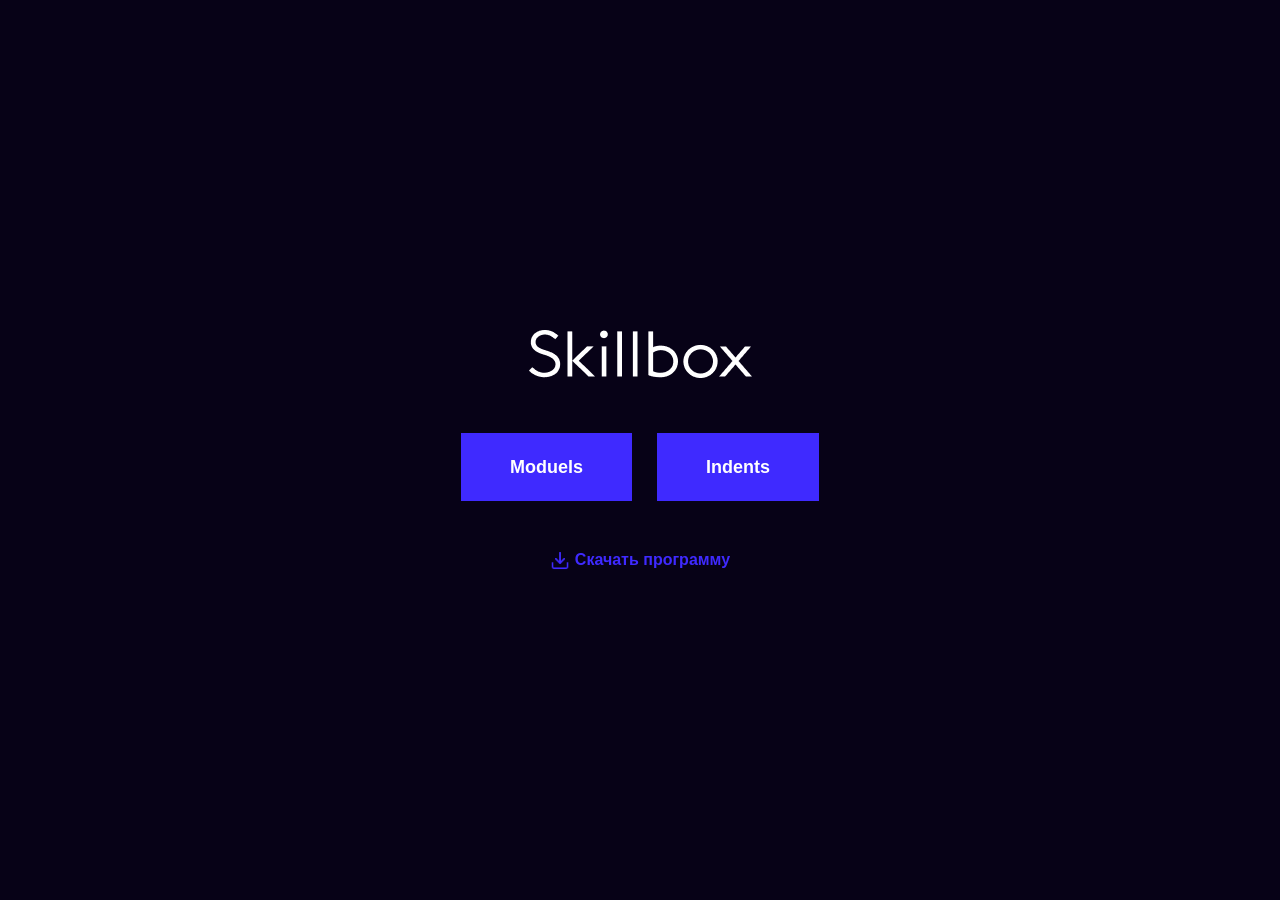
<file: 5/index.html>
<!DOCTYPE html>
<html lang="ru">

<head>
  <meta charset="UTF-8">
  <meta http-equiv="X-UA-Compatible" content="IE=edge">
  <meta name="viewport" content="width=device-width, initial-scale=1.0">
  <title>index</title>
  <link rel="stylesheet" href="css/normalize.css">
  <link rel="stylesheet" href="css/style.css">

</head>

<body>
  <div class="main-content">
    <a class="logo" href="https://skillbox.ru/" target="_blank">
      <img src="img/logo-light.png" alt="Описание">
    </a>
    <div class="no-link">
      <a class="link" href="modules.html"> Moduels </a><a class="link" href="article.html"> Indents </a>
    </div>
    <a class="download-link" href="./skillbox.docx" download>Скачать программу </a>
  </div>

</body>

</html>
</file>
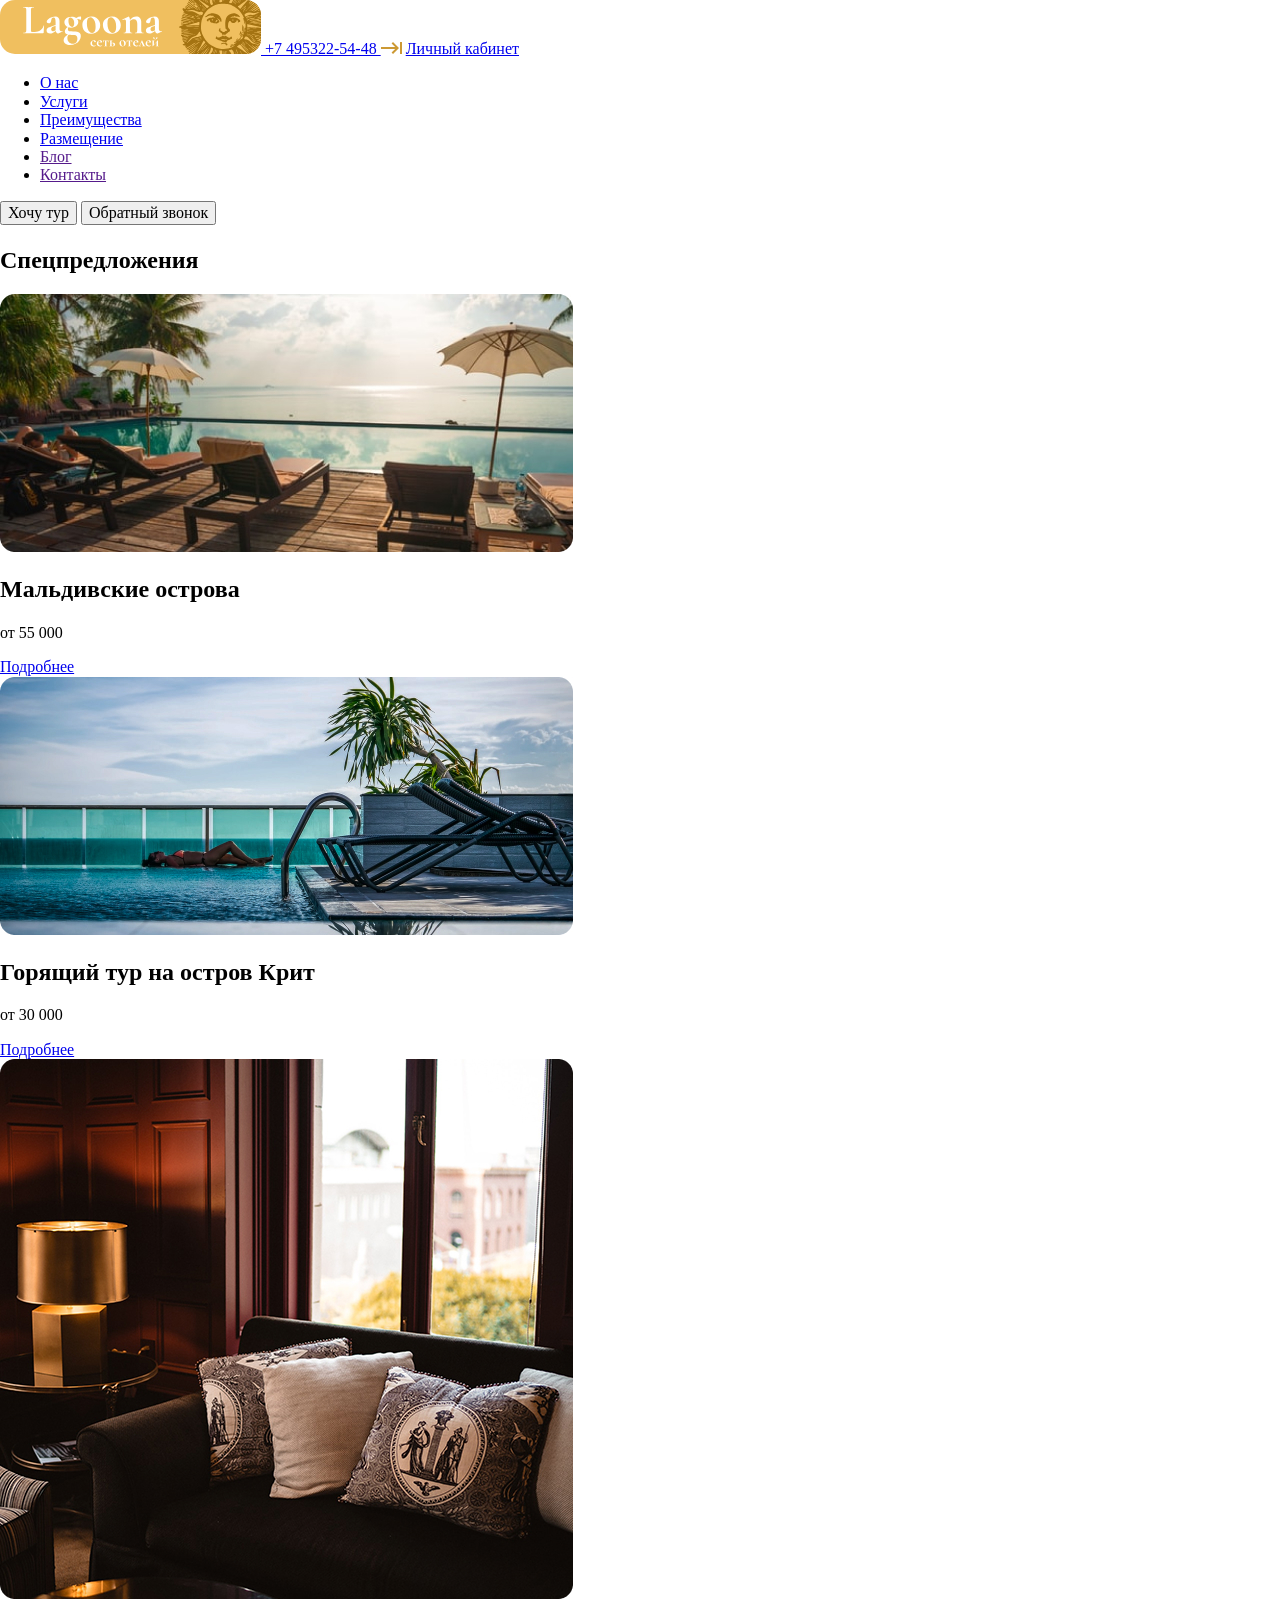
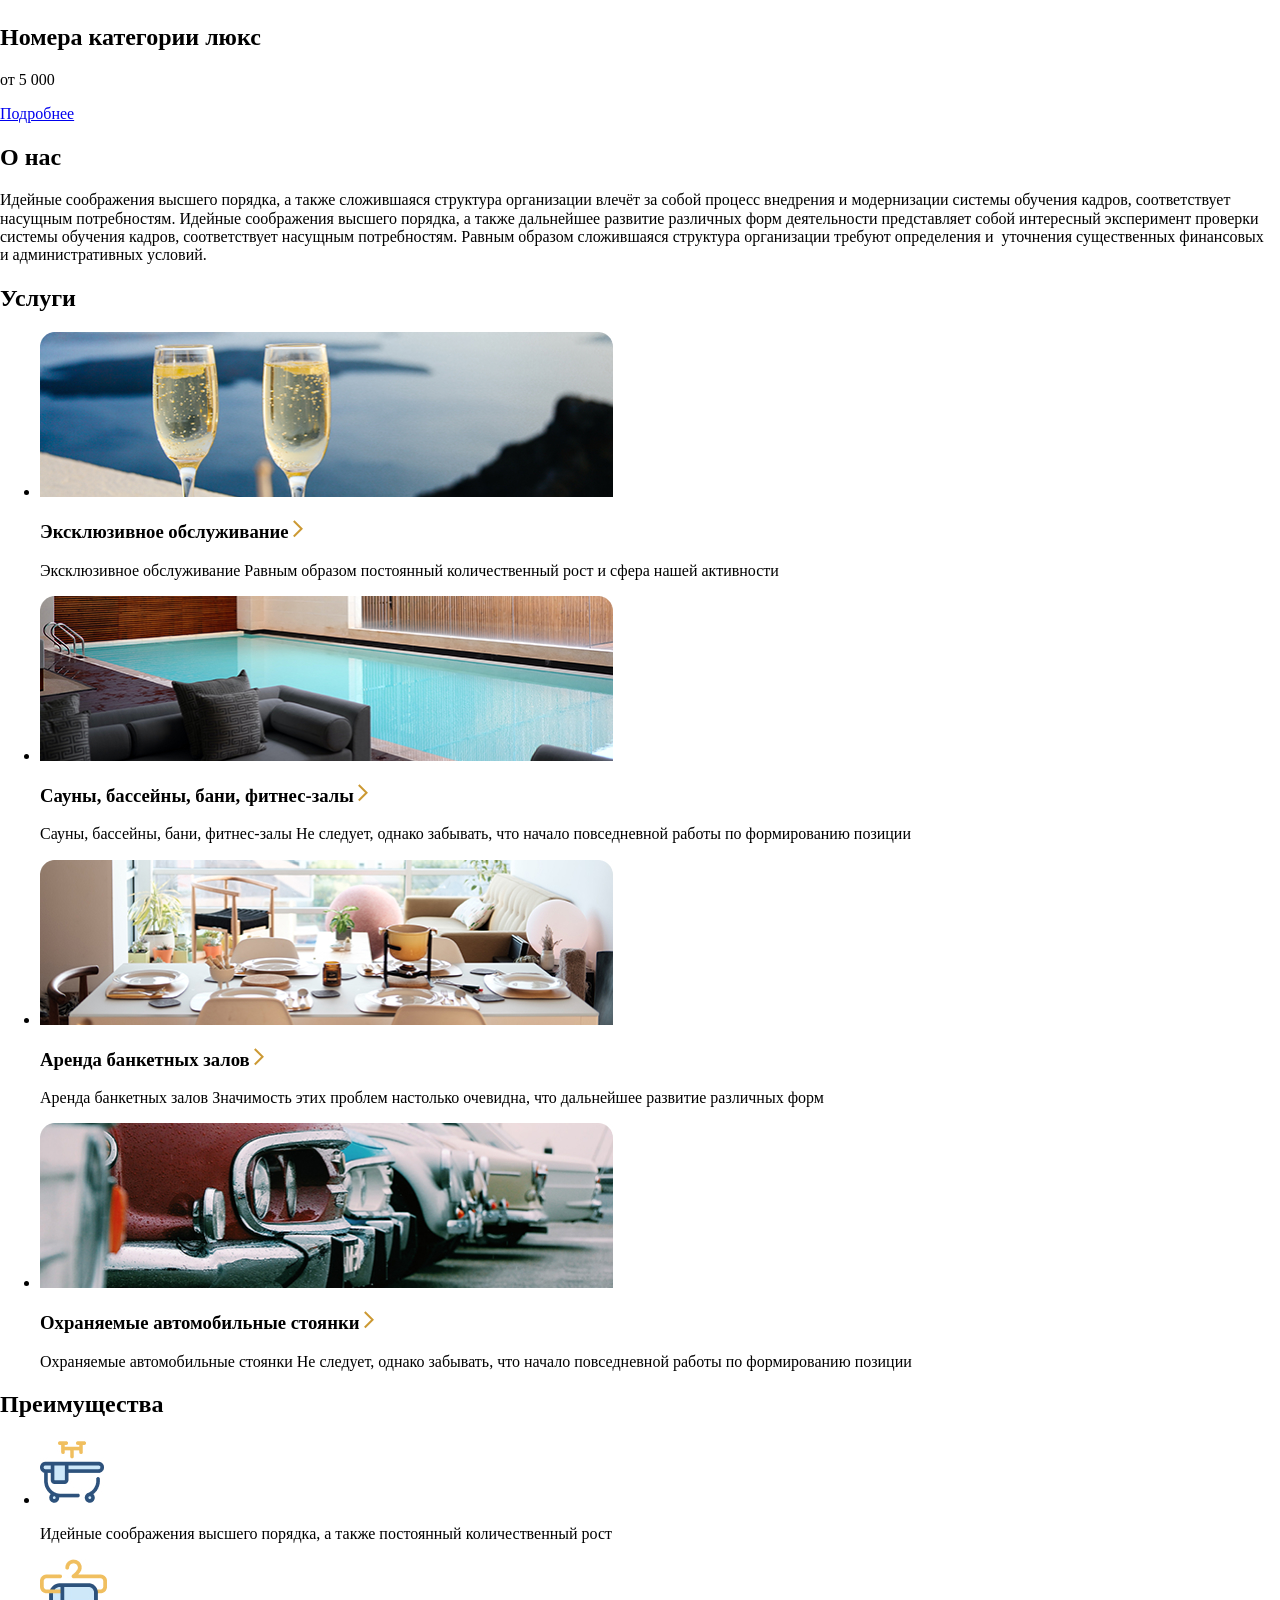
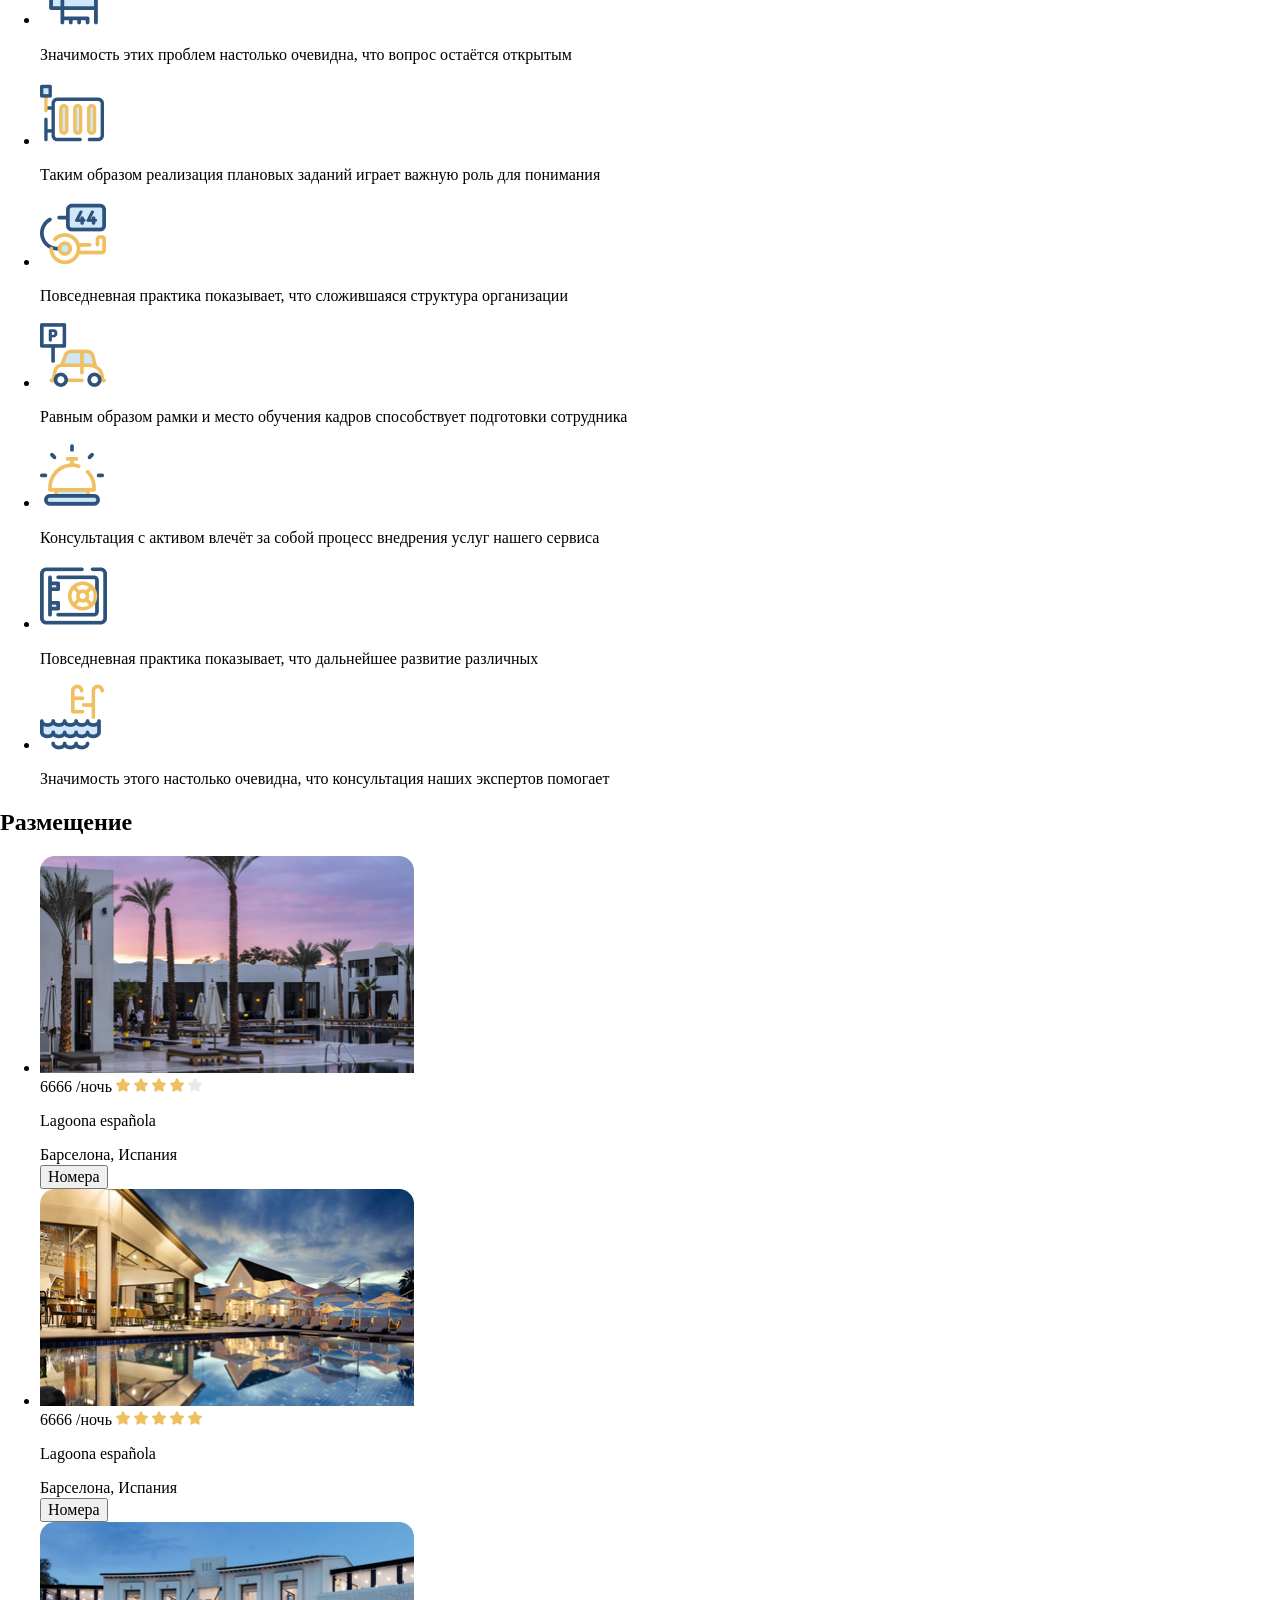
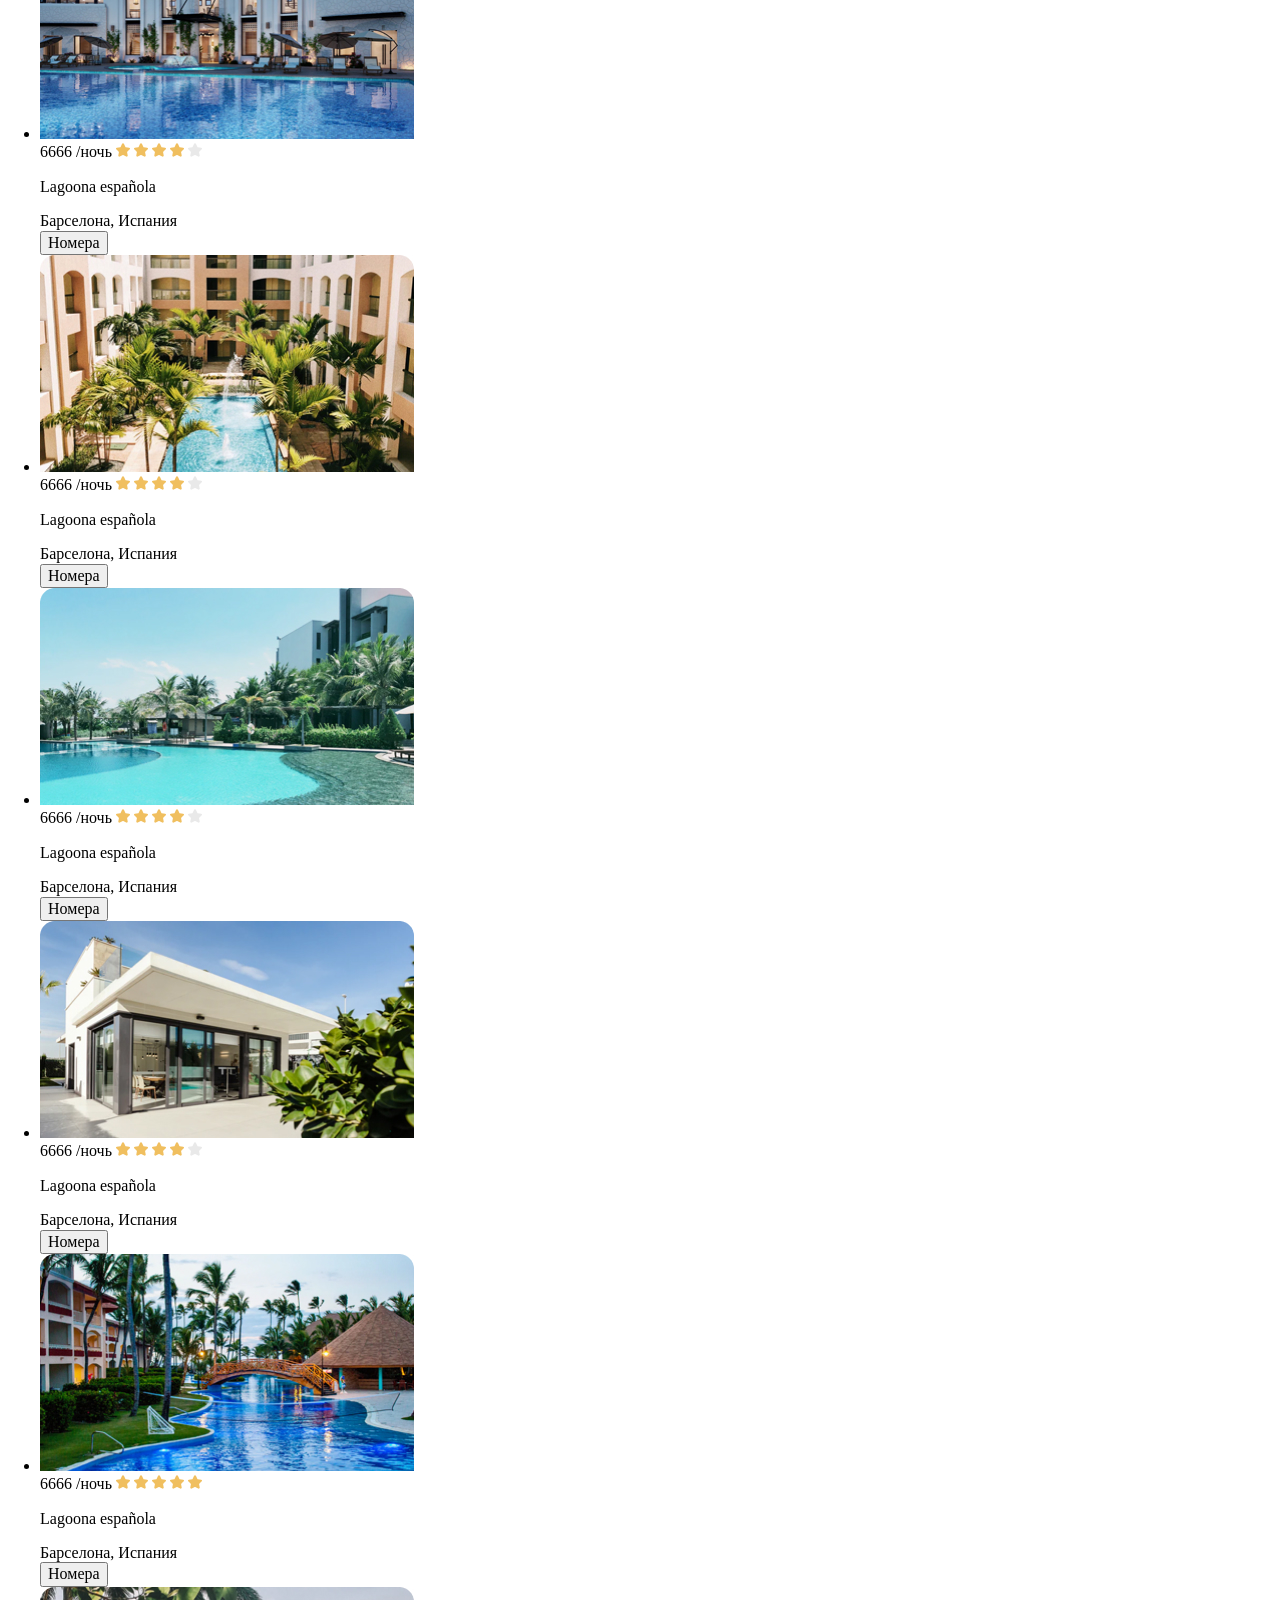
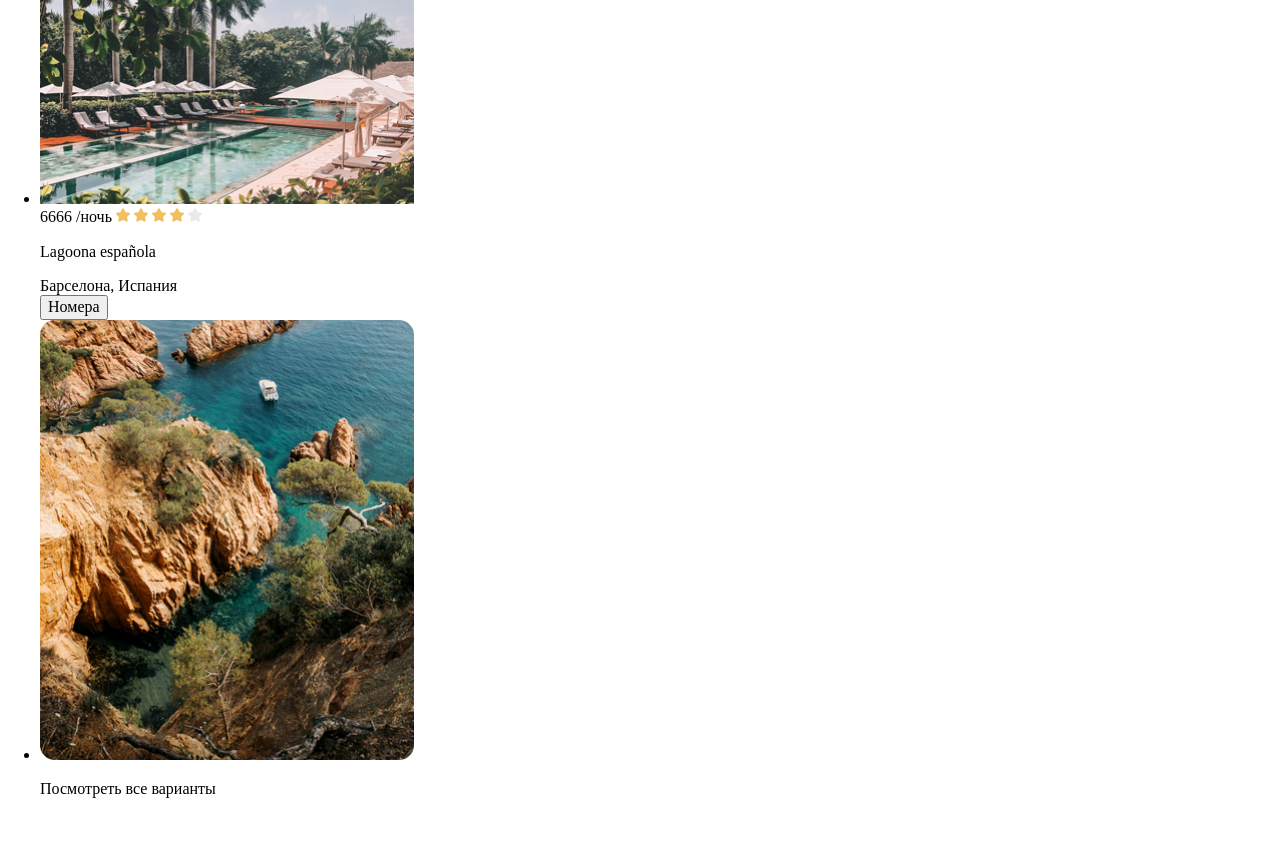
<file: 6 homework/index.html>
<!DOCTYPE html>
<html lang="ru">

<head>
    <meta charset="UTF-8">
    <meta http-equiv="X-UA-Compatible" content="IE=edge">
    <meta name="viewport" content="width=device-width, initial-scale=1.0">
    <title>Lagoona</title>
    <link rel="stylesheet" href="css/normalize.css">
</head>

<body>
    <header class="header">
        <div class="container">
            <section class="header-top">
            <a href="#" class="header-logo">
                <img src="img/logo.svg" alt="header-logo">
            </a>
            <a href="tel:+74953225448" class="header-item-link">
                +7 495322-54-48
            </a>
            <img src="img/cabinet.svg" alt="header-logo">
            <a href="#">
                Личный кабинет
            </a>
        </section>
        <section class="header-bot">
            <nav class="header-nav">
                <ul class="header-list">
                    <li class="header-list">
                        <a href="#about" class="header-list-item">
                            О нас
                        </a>
                    </li>
                    <li class="header-list-item">
                        <a href="#services" class="header-list-item">
                            Услуги
                        </a>
                    </li>
                    <li class="header-list-item">
                        <a href="#benefits" class="header-list-item">
                            Преимущества
                        </a>
                    </li>
                    <li class="header-list-item">
                        <a href="#article" class="header-list-item">
                            Размещение
                        </a>
                    </li>
                    <li class="header-list-item">
                        <a href="" class="header-list-item">
                            Блог
                        </a>
                    </li>
                    <li class="header-list-item">
                        <a href="" class="header-list-item">
                            Контакты
                        </a>
                    </li>
                </ul>
            </nav>
        
            <button class="btn-header-btn">
                Хочу тур
            </button>

            <button class="btn-header-btn">
                Обратный звонок
            </button>
        </section>
        </div>
    </header>

    <main class="main">
        <h1 class="visually-hidden">
        </h1>
        <section class="stocks-list">
            <div class="container">
                <h2 class="stocks-title stocks-title">
                    Спецпредложения
                </h2>

                <article class="blog-preview">

                    <img src="img/blog-1.jpg" alt="blog photo 1" class="blog-preview-image">
                    <div class="blog-preview-text">
                        <h2 class="section-title stocks-title">
                            Мальдивские острова
                        </h2>
                        <p class="stocks-price">
                            от 55 000
                        </p>
                        <a href="#" class="stocks-details">
                            Подробнее
                        </a>
                    </div>
                </article>

                <article class="blog-preview">

                    <img src="img/blog-2.jpg" alt="blog photo 2" class="blog-preview-image">
                    <div class="blog-preview-text">
                        <h2 class="section-title stocks-title">
                            Горящий тур на остров Крит
                        </h2>
                        <p class="stocks-price">
                            от 30 000
                        </p>
                        <a href="#" class="stocks-details">
                            Подробнее
                        </a>
                    </div>
                </article>

                <article class="blog-preview">

                    <img src="img/blog-3.jpg" alt="blog photo 3" class="blog-preview-image">
                    <div class="blog-preview-text">
                        <h2 class="section-title stocks-title">
                            Номера категории люкс
                        </h2>
                        <p class="stocks-price">
                            от 5 000
                        </p>
                        <a href="#" class="stocks-details">
                            Подробнее
                        </a>
                    </div>
                </article>
            </div>
        </section>

        <section id="about" class="about">
            <div class="container">
                <h2 class="about-title about-title">
                    О нас
                </h2>
                <p class="section-descr about-descr">
                    Идейные соображения высшего порядка, а&nbsp;также сложившаяся структура организации влечёт
                    за&nbsp;собой процесс внедрения и&nbsp;модернизации системы обучения кадров,
                    соответствует насущным потребностям. Идейные соображения высшего порядка,
                    а&nbsp;также дальнейшее развитие различных форм деятельности представляет
                    собой интересный эксперимент проверки системы обучения кадров,
                    соответствует насущным потребностям.
                    Равным образом сложившаяся структура организации требуют определения и&nbsp;
                    уточнения существенных финансовых и&nbsp;административных условий.
                </p>
            </div>
        </section>




        <section id="services" class="services">
            <div class="container">
                <h2 class="services">
                    Услуги
                </h2>
                <ul class="services-list">
                    <li class="services-items">
                        <article class="blog-services">
                            <img src="img/services-1.jpg" alt="services photo 1" class="blog-services-image">
                            <div class="blog-services-text">
                                <h3 class="blog-services-title">
                                    Эксклюзивное обслуживание
                                    <svg class="services-item-icon" width="10" height="18" view-box="0 0 10 18"
                                        fill="none" xmlns="http://www.w3.org/2000/svg">
                                        <path d="M0.778175 1.00002L8.55635 8.7782L0.778175 16.5564" stroke="#CC9933"
                                            stroke-width="2" />
                                    </svg>
                                </h3>
                                <p class="blog-services-desc">
                                    Эксклюзивное обслуживание
                                    Равным образом постоянный количественный рост и&nbsp;сфера нашей активности
                                </p>
                            </div>
                        </article>
                    </li>
                    <li class="services-items">
                        <article class="blog-services">
                            <img src="img/services-2.jpg" alt="services photo 2" class="blog-services-image">
                            <div class="blog-services-text">
                                <h3 class="blog-services-title">
                                    Сауны, бассейны, бани, фитнес-залы
                                    <svg class="services-item-icon" width="10" height="18" view-box="0 0 10 18"
                                        fill="none" xmlns="http://www.w3.org/2000/svg">
                                        <path d="M0.778175 1.00002L8.55635 8.7782L0.778175 16.5564" stroke="#CC9933"
                                            stroke-width="2" />
                                    </svg>
                                </h3>
                                <p class="blog-services-desc">
                                    Сауны, бассейны, бани, фитнес-залы
                                    Не&nbsp;следует, однако забывать, что начало повседневной работы
                                    по&nbsp;формированию позиции
                                </p>
                            </div>
                        </article>
                    </li>
                    <li class="services-items">
                        <article class="blog-services">
                            <img src="img/services-3.jpg" alt="services photo 3" class="blog-services-image">
                            <div class="blog-services-text">
                                <h3 class="blog-services-title">
                                    Аренда банкетных залов
                                    <svg class="services-item-icon" width="10" height="18" view-box="0 0 10 18"
                                        fill="none" xmlns="http://www.w3.org/2000/svg">
                                        <path d="M0.778175 1.00002L8.55635 8.7782L0.778175 16.5564" stroke="#CC9933"
                                            stroke-width="2" />
                                    </svg>
                                </h3>
                                <p class="blog-services-desc">
                                    Аренда банкетных залов
                                    Значимость этих проблем настолько очевидна, что дальнейшее развитие различных
                                    форм
                                </p>
                            </div>
                        </article>
                    </li>
                    <li class="services-items">
                        <article class="blog-services">
                            <img src="img/services-4.jpg" alt="services photo 4" class="blog-services-image">
                            <div class="blog-services-text">
                                <h3 class="blog-services-title">
                                    Охраняемые автомобильные стоянки
                                    <svg class="services-item-icon" width="10" height="18" view-box="0 0 10 18"
                                        fill="none" xmlns="http://www.w3.org/2000/svg">
                                        <path d="M0.778175 1.00002L8.55635 8.7782L0.778175 16.5564" stroke="#CC9933"
                                            stroke-width="2" />
                                    </svg>
                                </h3>
                                <p class="blog-services-desc">
                                    Охраняемые автомобильные стоянки
                                    Не&nbsp;следует, однако забывать, что начало повседневной работы
                                    по&nbsp;формированию позиции
                                </p>
                            </div>
                        </article>
                    </li>
                </ul>

            </div>

        </section>
        <section id="benefits" class="benefits">
            <div class="container">
                <h2 class="benefits-title">
                    Преимущества
                </h2>
                <ul class="benefits-list">
                    <li class="benefits-item">
                        <img src="img/benefits-1.jpg" alt="Преимущества иконка 1" class="benefits-item-icon">
                        <p class="benefits-desc">
                            Идейные соображения высшего порядка,
                            а&nbsp;также постоянный количественный рост
                        </p>
                    </li>
                    <li class="benefits-item">
                        <img src="img/benefits-2.jpg" alt="Преимущества иконка 2" class="benefits-item-icon">
                        <p class="benefits-desc">
                            Значимость этих проблем настолько очевидна, что вопрос остаётся открытым
                        </p>
                    </li>
                    <li class="benefits-item">
                        <img src="img/benefits-3.jpg" alt="Преимущества иконка 3" class="benefits-item-icon">
                        <p class="benefits-desc">
                            Таким образом реализация плановых заданий играет важную роль для понимания
                        </p>
                    </li>
                    <li class="benefits-item">
                        <img src="img/benefits-4.jpg" alt="Преимущества иконка 4" class="benefits-item-icon">
                        <p class="benefits-desc">
                            Повседневная практика показывает, что сложившаяся структура организации
                        </p>
                    </li>
                    <li class="benefits-item">
                        <img src="img/benefits-5.jpg" alt="Преимущества иконка 5" class="benefits-item-icon">
                        <p class="benefits-desc">
                            Равным образом рамки и&nbsp;место обучения кадров способствует подготовки сотрудника
                        </p>
                    </li>
                    <li class="benefits-item">
                        <img src="img/benefits-6.jpg" alt="Преимущества иконка 6" class="benefits-item-icon">
                        <p class="benefits-desc">
                            Консультация с&nbsp;активом влечёт за&nbsp;собой процесс внедрения услуг нашего сервиса
                        </p>
                    </li>
                    <li class="benefits-item">
                        <img src="img/benefits-7.jpg" alt="Преимущества иконка 7" class="benefits-item-icon">
                        <p class="benefits-desc">
                            Повседневная практика показывает, что дальнейшее развитие различных
                        </p>
                    </li>
                    <li class="benefits-item">
                        <img src="img/benefits-8.jpg" alt="Преимущества иконка 8" class="benefits-item-icon">
                        <p class="benefits-desc">
                            Значимость этого настолько очевидна, что консультация наших экспертов помогает
                        </p>
                    </li>
                </ul>
            </div>

        </section>
        <section id="article" class="article">
            <div class="container">
                <h2 class="section-title article-title">
                    Размещение
                </h2>
                <ul class="article-list">
                    <li class="article-item">
                        <img src="img/article-1.jpg" alt="Article photo 1" class="article-photo">
                        <div class="blog preview-text">
                            <span class="price-1">
                                6666 /ночь
                            </span>
                            <img src="img/star.svg" alt="Рейтинг отеля 4 из 5">
                            <img src="img/star.svg" alt="">
                            <img src="img/star.svg" alt="">
                            <img src="img/star.svg" alt="">
                            <img src="img/star_empty.svg" alt="">
                            <p class="article-item-desc">
                                Lagoona espa&ntilde;ola
                            </p>
                            <span class="location">
                                Барселона, Испания
                            </span>
                        </div>
                        <button class="btn">
                            Номера
                        </button>
                    </li>
                    <li class="article-item">
                        <img src="img/article-2.jpg" alt="Article photo 2" class="article-photo">
                        <div class="blog preview-text">
                            <span class="price-2">
                                6666 /ночь
                            </span>
                            <img src="img/star.svg" alt="Рейтинг отеля 4 из 5">
                            <img src="img/star.svg" alt="">
                            <img src="img/star.svg" alt="">
                            <img src="img/star.svg" alt="">
                            <img src="img/star.svg" alt="">
                            <p class="article-item-desc">
                                Lagoona espa&ntilde;ola
                            </p>
                            <span class="location">
                                Барселона, Испания
                            </span>
                        </div>
                        <button class="btn">
                            Номера
                        </button>
                    </li>
                    <li class="article-item">
                        <img src="img/article-3.jpg" alt="Article photo 3" class="article-photo">
                        <div class="blog preview-text">
                            <span class="price-3">
                                6666 /ночь
                            </span>
                            <img src="img/star.svg" alt="Рейтинг отеля 4 из 5">
                            <img src="img/star.svg" alt="">
                            <img src="img/star.svg" alt="">
                            <img src="img/star.svg" alt="">
                            <img src="img/star_empty.svg" alt="">
                            <p class="article-item-desc">
                                Lagoona espa&ntilde;ola
                            </p>
                            <span class="location">
                                Барселона, Испания
                            </span>
                        </div>
                        <button class="btn">
                            Номера
                        </button>
                    </li>
                    <li class="article-item">
                        <img src="img/article-4.jpg" alt="Article photo 4" class="article-photo">
                        <div class="blog preview-text">
                            <span class="price-4">
                                6666 /ночь
                            </span>
                            <img src="img/star.svg" alt="Рейтинг отеля 4 из 5">
                            <img src="img/star.svg" alt="">
                            <img src="img/star.svg" alt="">
                            <img src="img/star.svg" alt="">
                            <img src="img/star_empty.svg" alt="">
                            <p class="article-item-desc">
                                Lagoona espa&ntilde;ola
                            </p>
                            <span class="location">
                                Барселона, Испания
                            </span>
                        </div>
                        <button class="btn">
                            Номера
                        </button>
                    </li>
                    <li class="article-item">
                        <img src="img/article-5.jpg" alt="Article photo 5" class="article-photo">
                        <div class="blog preview-text">
                            <span class="price-5">
                                6666 /ночь
                            </span>
                            <img src="img/star.svg" alt="Рейтинг отеля 4 из 5">
                            <img src="img/star.svg" alt="">
                            <img src="img/star.svg" alt="">
                            <img src="img/star.svg" alt="">
                            <img src="img/star_empty.svg" alt="">
                            <p class="article-item-desc">
                                Lagoona espa&ntilde;ola
                            </p>
                            <span class="location">
                                Барселона, Испания
                            </span>
                        </div>
                        <button class="btn">
                            Номера
                        </button>
                    </li>
                    <li class="article-item">
                        <img src="img/article-6.jpg" alt="Article photo 6" class="article-photo">
                        <div class="blog preview-text">
                            <span class="price-6">
                                6666 /ночь
                            </span>
                            <img src="img/star.svg" alt="Рейтинг отеля 4 из 5">
                            <img src="img/star.svg" alt="">
                            <img src="img/star.svg" alt="">
                            <img src="img/star.svg" alt="">
                            <img src="img/star_empty.svg" alt="">
                            <p class="article-item-desc">
                                Lagoona espa&ntilde;ola
                            </p>
                            <span class="location">
                                Барселона, Испания
                            </span>
                        </div>
                        <button class="btn">
                            Номера
                        </button>
                    </li>
                    <li class="article-item">
                        <img src="img/article-7.jpg" alt="Article photo 7" class="article-photo">
                        <div class="blog preview-text">
                            <span class="price-7">
                                6666 /ночь
                            </span>
                            <img src="img/star.svg" alt="Рейтинг отеля 4 из 5">
                            <img src="img/star.svg" alt="">
                            <img src="img/star.svg" alt="">
                            <img src="img/star.svg" alt="">
                            <img src="img/star.svg" alt="">
                            <p class="article-item-desc">
                                Lagoona espa&ntilde;ola
                            </p>
                            <span class="location">
                                Барселона, Испания
                            </span>
                        </div>
                        <button class="btn">
                            Номера
                        </button>
                    </li>
                    <li class="article-item">
                        <img src="img/article-8.jpg" alt="Article photo 8" class="article-photo">
                        <div class="blog preview-text">
                            <span class="price-8">
                                6666 /ночь
                            </span>
                            <img src="img/star.svg" alt="Рейтинг отеля 4 из 5">
                            <img src="img/star.svg" alt="">
                            <img src="img/star.svg" alt="">
                            <img src="img/star.svg" alt="">
                            <img src="img/star_empty.svg" alt="">
                            <p class="article-item-desc">
                                Lagoona espa&ntilde;ola
                            </p>
                            <span class="location">
                                Барселона, Испания
                            </span>
                        </div>
                        <button class="btn">
                            Номера
                        </button>
                    </li>
                    <li class="article-item-details">
                        <img src="img/article-9.jpg" alt="Article photo" class="article-photo">
                        <p class="article-item-details">
                            Посмотреть все варианты
                        </p>
                        <img class="article-item-icon" src="img/point.svg" alt="Icon">

                    </li>
                </ul>
            </div>
        </section>


    </main>
</body>

</html>
</file>
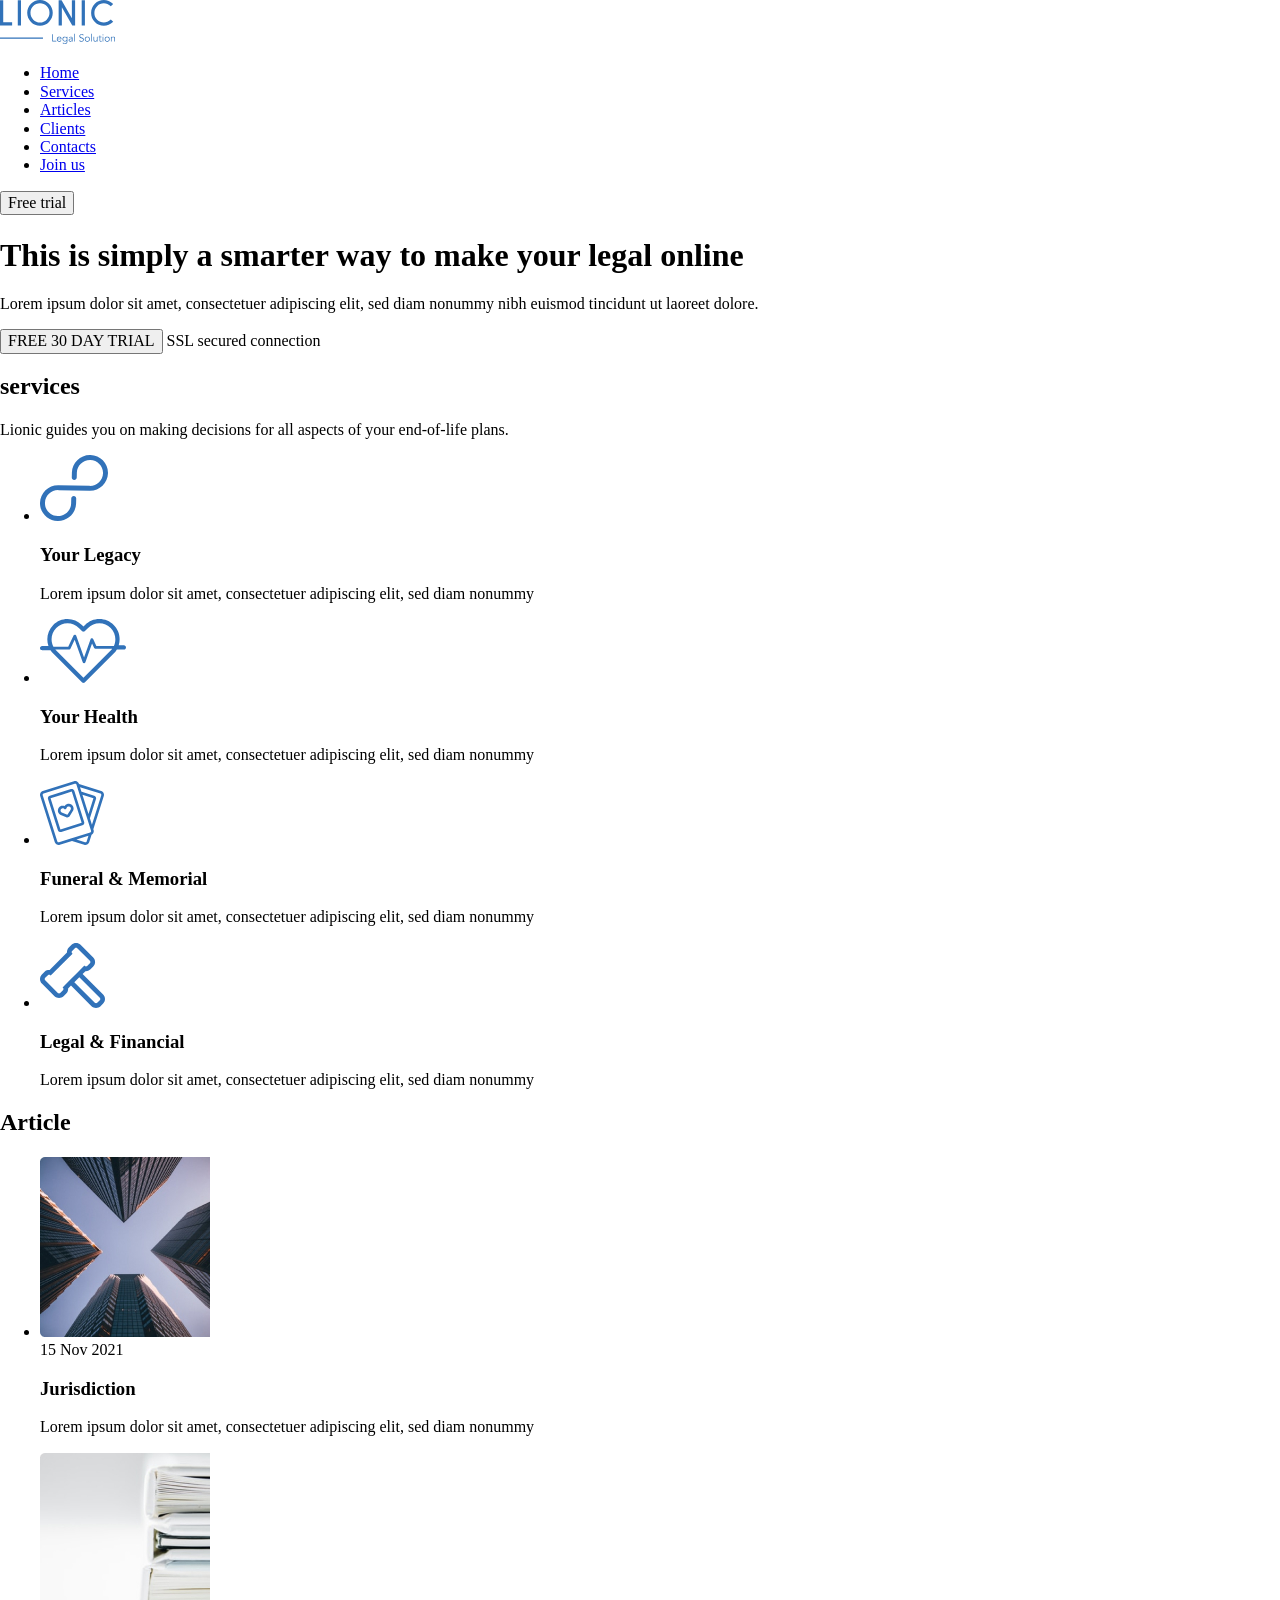
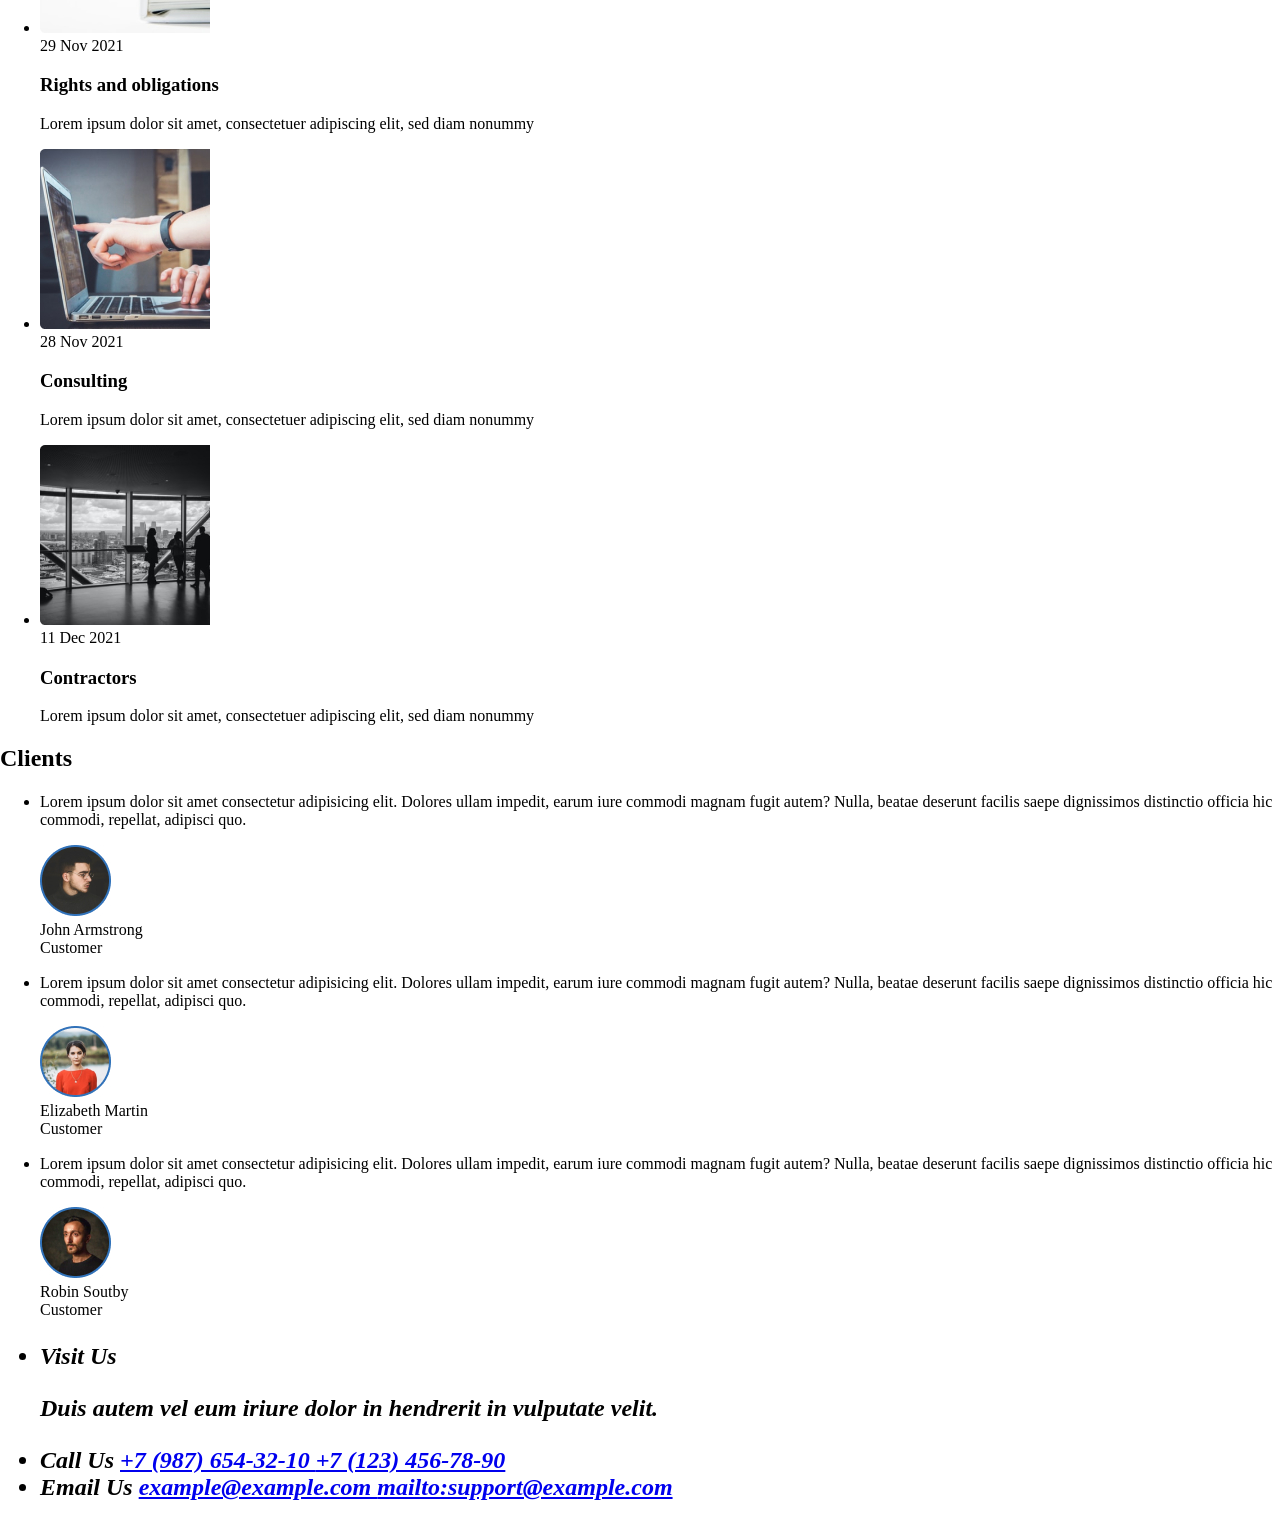
<file: 6/index.html>
<!DOCTYPE html>
<html lang="en">

<head>
    <meta charset="UTF-8">
    <meta name="viewport" content="width=device-width, initial-scale=1.0">
    <title>Lionic</title>
    <link rel="stylesheet" href="css/normalize.css">
</head>

<body>
    <header class="header">
        <div class="container">
            <a href="#" class="header-logo">
                <img src="img/logo.svg" class="header-logo" alt="logo">
            </a>
            <nav class="header-nav">
                <ul class="header-list">
                    <li class="header-list-item">
                        <a href="#" class="header-link">
                            Home
                        </a>
                    </li>
                    <li class="header-list-item">
                        <a href="#services" class="header-link">
                            Services
                        </a>
                    </li>
                    <li class="header-list-item">
                        <a href="#articles" class="header-link">
                            Articles
                        </a>
                    </li>
                    <li class="header-list-item">
                        <a href="#clients" class="header-link">
                            Clients
                        </a>
                    </li>
                    <li class="header-list-item">
                        <a href="#contacts" class="header-link">
                            Contacts
                        </a>
                    </li>
                    <li class="header-list-item">
                        <a href="#join-us" class="header-link">
                            Join us
                        </a>
                    </li>
                </ul>
            </nav>
            <button class="btn header-btn">
                Free trial
            </button>
        </div>
    </header>

    <main class="main">
        <section id="hero" class="hero">
            <div class="container">
                <div class="hero-content">
                    <h1 class="hero-title">
                        This is&nbsp;simply a&nbsp;smarter way to&nbsp;make your legal online
                    </h1>
                    <p class="hero-descr">
                        Lorem ipsum dolor sit amet, consectetuer adipiscing elit, sed diam nonummy nibh euismod
                        tincidunt ut&nbsp;laoreet dolore.
                    </p>
                    <button class="btn hero-btn">
                        FREE 30&nbsp;DAY TRIAL
                    </button>
                    <span class="hero-secure">
                        SSL secured connection
                    </span>
                </div>
            </div>
        </section>
        <section id="services" class="services">
            <div class="container">
                <h2 class="section-title services-title">
                    services
                </h2>
                <p class="section-descr services-descr">
                    Lionic guides you on&nbsp;making decisions for all aspects of&nbsp;your end-of-life plans.
                </p>
                <ul class="services-item">
                    <li class="services-item">
                        <svg class="services-item-icon" width="68" height="66" view-box="0 0 68 66" fill="none"
                            xmlns="http://www.w3.org/2000/svg">
                            <path
                                d="M50.393 0.00398661C40.438 -0.212013 32.146 7.63799 31.9 17.512L31.776 22.483C31.742 23.839 32.833 24.973 34.2 25.003C35.567 25.032 36.713 23.947 36.746 22.591L36.871 17.62C37.049 10.471 43.062 4.77799 50.271 4.93399C57.478 5.09099 63.201 11.038 63.023 18.187C62.844 25.335 56.831 31.029 49.623 30.872L18.5 30.197C8.54499 29.981 0.252987 37.831 0.00698678 47.705C-0.240013 57.579 7.65099 65.78 17.607 65.995C27.562 66.211 35.854 58.362 36.1 48.488L36.223 43.572C36.257 42.215 35.166 41.082 33.799 41.052C32.432 41.022 31.286 42.108 31.252 43.464L31.129 48.38C30.951 55.529 24.938 61.222 17.729 61.066C10.522 60.909 4.79899 54.962 4.97699 47.813C5.15599 40.664 11.169 34.971 18.377 35.127L49.5 35.802C59.456 36.018 67.747 28.169 67.994 18.295C68.24 8.41999 60.349 0.219987 50.394 0.00498661L50.393 0.00398661Z"
                                fill="#3172B9" />
                        </svg>

                        <h3 class="services-item-title">
                            Your Legacy
                        </h3>
                        <p class="services-item-desc">
                            Lorem ipsum dolor sit amet, consectetuer adipiscing elit, sed diam nonummy
                        </p>

                    </li>
                    <li class="services-item">
                        <svg class="services-item-icon" width="86" height="64" view-box="0 0 86 64" fill="none"
                            xmlns="http://www.w3.org/2000/svg">
                            <path
                                d="M79.622 20.272C79.622 22.336 79.316 24.352 78.726 26.27H83.868C85.045 26.27 86 27.227 86 28.406C86 29.586 85.045 30.541 83.868 30.541H77.47C77.268 30.541 77.073 30.513 76.888 30.461C76.0053 31.9743 74.9311 33.3675 73.692 34.606L44.972 63.374C44.7741 63.5725 44.539 63.73 44.2802 63.8375C44.0213 63.9449 43.7438 64.0002 43.4635 64.0002C43.1832 64.0002 42.9057 63.9449 42.6468 63.8375C42.388 63.73 42.1529 63.5725 41.955 63.374L13.233 34.606C12.1963 33.5688 11.2752 32.422 10.486 31.186C10.315 31.23 10.136 31.254 9.95 31.254H2.132C1.85176 31.2537 1.57431 31.1983 1.31551 31.0908C1.0567 30.9833 0.821595 30.8259 0.623621 30.6276C0.425646 30.4292 0.268677 30.1938 0.161676 29.9348C0.0546755 29.6758 -0.000261829 29.3983 9.38171e-07 29.118C9.38171e-07 27.938 0.955001 26.982 2.132 26.982H8.447C5.965 19.861 7.56 11.618 13.233 5.93801C15.1066 4.05015 17.3363 2.55313 19.793 1.5338C22.2497 0.514473 24.8843 -0.00687342 27.544 1.15198e-05C32.95 1.15198e-05 38.034 2.10901 41.856 5.93801L43.463 7.54701L45.07 5.93701C46.9438 4.04921 49.1737 2.55231 51.6306 1.53315C54.0874 0.513987 56.7222 -0.0071368 59.382 1.15198e-05C62.0417 -0.00681806 64.6763 0.514553 67.133 1.53388C69.5896 2.55321 71.8194 4.0502 73.693 5.93801C75.5791 7.8172 77.0741 10.0515 78.0918 12.5117C79.1094 14.972 79.6295 17.6096 79.622 20.272V20.272ZM70.678 8.95701C69.1987 7.46697 67.4383 6.28548 65.4989 5.48108C63.5595 4.67667 61.4796 4.26536 59.38 4.27101C57.2807 4.26563 55.2012 4.67706 53.2622 5.48146C51.3231 6.28586 49.563 7.46721 48.084 8.95701L44.969 12.077C44.7713 12.2754 44.5364 12.4329 44.2777 12.5403C44.019 12.6478 43.7416 12.7031 43.4615 12.7031C43.1814 12.7031 42.904 12.6478 42.6453 12.5403C42.3866 12.4329 42.1517 12.2754 41.954 12.077L38.84 8.95701C37.3608 7.46718 35.6005 6.28582 33.6613 5.48142C31.7221 4.67703 29.6424 4.26561 27.543 4.27101C25.4437 4.26546 23.3642 4.67682 21.4251 5.48123C19.486 6.28564 17.7259 7.46708 16.247 8.95701C11.173 14.04 10.232 21.718 13.425 27.763H28.236L33.538 16.479C33.783 15.959 34.277 15.634 34.891 15.663C35.1717 15.6764 35.4421 15.7726 35.6681 15.9396C35.8942 16.1065 36.0657 16.3367 36.161 16.601L44.051 38.487L50.542 20.168C50.6364 19.9007 50.8086 19.6678 51.0365 19.4992C51.2643 19.3306 51.5374 19.2341 51.8206 19.2221C52.1038 19.21 52.3842 19.283 52.6255 19.4316C52.8669 19.5802 53.0583 19.7977 53.175 20.056L56.351 27.051H73.852C76.612 21.125 75.554 13.842 70.677 8.95701H70.678ZM16.248 31.586L43.463 58.844L70.678 31.586C71.2253 31.038 71.7323 30.4512 72.195 29.83H55.736C55.179 29.83 54.373 29.573 54.143 29.064L52.046 24.444L45.404 43.189C45.204 43.755 44.67 44.135 44.069 44.136H44.066C43.466 44.136 42.933 43.76 42.729 43.196L34.653 20.798L30.426 29.794C30.192 30.292 29.99 30.541 29.439 30.541H15.293C15.593 30.901 15.912 31.249 16.248 31.586V31.586Z"
                                fill="#3172B9" />
                        </svg>

                        <h3 class="services-item-title">
                            Your Health
                        </h3>
                        <p class="services-item-desc">
                            Lorem ipsum dolor sit amet, consectetuer adipiscing elit, sed diam nonummy
                        </p>

                    </li>
                    <li class="services-item">
                        <svg class="services-item-icon" width="64" height="64" view-box="0 0 64 64" fill="none"
                            xmlns="http://www.w3.org/2000/svg">
                            <path
                                d="M63.8101 15.073L53.3321 48.146L53.5791 48.926C53.7392 49.4265 53.7986 49.9537 53.7536 50.4772C53.7086 51.0008 53.5603 51.5102 53.3171 51.976C52.9241 52.732 52.3171 53.329 51.5701 53.704L51.5611 53.737L49.1941 61.207C48.8722 62.2171 48.1632 63.0585 47.2223 63.5469C46.2815 64.0354 45.1853 64.131 44.1741 63.813L32.0001 59.957L19.8261 63.813C18.8148 64.131 17.7187 64.0354 16.7778 63.5469C15.8369 63.0585 15.1279 62.2171 14.8061 61.207L0.188058 15.074C0.0280711 14.5735 -0.0310613 14.0462 0.0140824 13.5227C0.0592262 12.9991 0.20775 12.4898 0.451058 12.024C0.69167 11.5566 1.02267 11.1416 1.42487 10.8031C1.82706 10.4646 2.29245 10.2093 2.79406 10.052L33.9431 0.187C34.9542 -0.131631 36.0504 -0.0363451 36.9915 0.451969C37.9325 0.940283 38.6415 1.78178 38.9631 2.792L39.0401 3.034C39.0491 3.036 39.0581 3.037 39.0661 3.04L61.2061 10.053C61.7073 10.2103 62.1723 10.4654 62.5743 10.8035C62.9763 11.1417 63.3073 11.5561 63.5481 12.023C64.0401 12.973 64.1331 14.055 63.8101 15.073V15.073ZM48.4441 54.75L36.4161 58.559L44.9781 61.271C45.3153 61.3777 45.6811 61.3463 45.9951 61.1835C46.3092 61.0208 46.5458 60.7401 46.6531 60.403L48.4441 54.75ZM51.0371 49.732L36.4211 3.598C36.3142 3.26106 36.078 2.98029 35.7644 2.81736C35.4507 2.65442 35.0852 2.62264 34.7481 2.729L3.60006 12.595C3.26006 12.702 2.98306 12.935 2.81906 13.252C2.73787 13.4073 2.68829 13.5771 2.67319 13.7517C2.65808 13.9263 2.67775 14.1021 2.73106 14.269L17.3471 60.402C17.5691 61.103 18.3201 61.492 19.0211 61.271L31.5611 57.299C31.5891 57.289 31.6171 57.279 31.6461 57.272L50.1691 51.405C50.5091 51.298 50.7861 51.065 50.9491 50.748C51.1141 50.432 51.1451 50.071 51.0371 49.731V49.732ZM48.4971 32.885L53.4461 17.265L42.4451 13.781L48.4971 32.885ZM61.1801 13.25C61.0998 13.0945 60.9896 12.9565 60.8557 12.8439C60.7218 12.7313 60.567 12.6464 60.4001 12.594L40.0231 6.14L41.4691 10.701C41.5571 10.711 41.6451 10.729 41.7321 10.757L54.2501 14.722C54.5841 14.8269 54.894 14.9969 55.1619 15.2223C55.4299 15.4477 55.6505 15.7239 55.8111 16.035C55.9734 16.3456 56.0726 16.6852 56.1028 17.0344C56.133 17.3835 56.0937 17.7352 55.9871 18.069L49.8951 37.297L51.9331 43.731L61.2681 14.267C61.3751 13.927 61.3441 13.567 61.1801 13.25V13.25ZM30.9401 23.336C31.5152 23.6323 32.0259 24.0398 32.4425 24.5349C32.8591 25.0299 33.1733 25.6027 33.3671 26.22C33.5725 26.8654 33.633 27.5483 33.5443 28.2198C33.4557 28.8913 33.22 29.535 32.8541 30.105L29.6411 35.126C29.3916 35.5142 29.0489 35.8336 28.6441 36.0552C28.2393 36.2767 27.7855 36.3932 27.3241 36.394C26.9701 36.394 26.6161 36.326 26.2841 36.19L20.7651 33.936C20.1378 33.6806 19.5745 33.29 19.1154 32.792C18.6563 32.2941 18.3127 31.701 18.1091 31.055C17.9119 30.4388 17.8389 29.7897 17.8943 29.1451C17.9498 28.5006 18.1326 27.8734 18.4321 27.3C18.7284 26.7249 19.1359 26.2142 19.631 25.7976C20.126 25.3811 20.6988 25.0668 21.3161 24.873C22.3839 24.5378 23.5338 24.5745 24.5781 24.977C25.1998 24.0462 26.1189 23.3539 27.1851 23.013C27.8013 22.8161 28.4504 22.7433 29.0949 22.7987C29.7394 22.8541 30.3665 23.0368 30.9401 23.336V23.336ZM30.8251 27.025C30.7361 26.742 30.5919 26.4795 30.4009 26.2526C30.2098 26.0257 29.9757 25.8389 29.7121 25.703C29.4491 25.5656 29.1615 25.4818 28.8659 25.4564C28.5703 25.431 28.2726 25.4645 27.9901 25.555C27.6178 25.6716 27.2823 25.8833 27.0168 26.1692C26.7513 26.455 26.565 26.8051 26.4761 27.185C26.4221 27.4083 26.3114 27.6139 26.1547 27.7819C25.998 27.95 25.8006 28.0747 25.5816 28.1441C25.3626 28.2135 25.1294 28.2251 24.9045 28.178C24.6797 28.1309 24.4708 28.0265 24.2981 27.875C24.0064 27.6158 23.6523 27.4371 23.2705 27.3565C22.8888 27.2758 22.4926 27.296 22.1211 27.415C21.838 27.5042 21.5755 27.6487 21.3488 27.8401C21.122 28.0315 20.9355 28.266 20.8001 28.53C20.6627 28.793 20.5789 29.0806 20.5535 29.3762C20.5281 29.6718 20.5616 29.9694 20.6521 30.252C20.8271 30.805 21.2371 31.249 21.7751 31.469L27.2931 33.723C27.3114 33.731 27.3322 33.7317 27.3511 33.725C27.3696 33.7194 27.3856 33.7074 27.3961 33.691L30.6091 28.669C30.9231 28.179 31.0021 27.581 30.8261 27.027L30.8251 27.025ZM44.1721 40.932C44.2788 41.2656 44.3183 41.6171 44.2882 41.966C44.2582 42.315 44.1592 42.6545 43.9971 42.965C43.8365 43.2764 43.6158 43.5529 43.3477 43.7785C43.0796 44.004 42.7694 44.1742 42.4351 44.279L21.2401 50.994C20.5659 51.2062 19.835 51.1426 19.2077 50.817C18.5803 50.4914 18.1076 49.9305 17.8931 49.257L8.01306 18.07C7.90624 17.7362 7.8667 17.3846 7.89674 17.0355C7.92678 16.6863 8.0258 16.3466 8.18806 16.036C8.34862 15.7249 8.56923 15.4487 8.83717 15.2233C9.1051 14.9979 9.41503 14.8279 9.74906 14.723L30.9451 8.009C31.6194 7.79619 32.3506 7.85955 32.9782 8.18519C33.6059 8.51083 34.0788 9.07215 34.2931 9.746L44.1721 40.932ZM41.6301 41.737L31.7501 10.551L21.9781 13.645L10.5531 17.264L20.4331 48.45L41.6301 41.737Z"
                                fill="#3172B9" />
                        </svg>

                        <h3 class="services-item-title">
                            Funeral &amp;&nbsp;Memorial
                        </h3>
                        <p class="services-item-desc">
                            Lorem ipsum dolor sit amet, consectetuer adipiscing elit, sed diam nonummy
                        </p>

                    </li>
                    <li class="services-item">
                        <svg class="services-item-icon" width="65" height="65" view-box="0 0 65 65" fill="none"
                            xmlns="http://www.w3.org/2000/svg">
                            <path
                                d="M63.131 51.506C64.3269 52.7045 64.9985 54.3285 64.9985 56.0215C64.9985 57.7146 64.3269 59.3385 63.131 60.537L60.54 63.13C59.9482 63.7249 59.2442 64.1965 58.4689 64.5175C57.6935 64.8385 56.8622 65.0025 56.023 65C55.184 65.0024 54.3529 64.8384 53.5777 64.5174C52.8025 64.1964 52.0987 63.7249 51.507 63.13L30.988 42.613L28.126 45.475C28.2028 46.397 28.077 47.3246 27.7574 48.1928C27.4378 49.061 26.9322 49.8488 26.276 50.501L23.55 53.227C22.9583 53.8218 22.2545 54.2933 21.4793 54.6143C20.7042 54.9353 19.873 55.0994 19.034 55.097C18.1952 55.0993 17.3642 54.9352 16.5892 54.6142C15.8142 54.2932 15.1106 53.8217 14.519 53.227L1.86503 40.575C0.66925 39.3767 -0.00231934 37.7529 -0.00231934 36.06C-0.00231934 34.3671 0.66925 32.7434 1.86503 31.545L4.59103 28.819C5.24326 28.1629 6.03107 27.6573 6.89928 27.3377C7.76748 27.0182 8.69507 26.8923 9.61703 26.969L26.97 9.61902C26.8953 8.69769 27.0219 7.77112 27.341 6.90358C27.6601 6.03605 28.1641 5.24832 28.818 4.59502L31.543 1.87002C32.1347 1.27539 32.8383 0.803958 33.6133 0.48298C34.3883 0.162003 35.2192 -0.00214761 36.058 2.1214e-05C37.764 2.1214e-05 39.368 0.664021 40.574 1.87002L53.227 14.522C54.4226 15.7205 55.094 17.3442 55.094 19.037C55.094 20.7298 54.4226 22.3536 53.227 23.552L50.502 26.278C49.8497 26.9342 49.0617 27.4398 48.1933 27.7594C47.3249 28.079 46.3972 28.2048 45.475 28.128L42.613 30.99L63.131 51.506ZM31.164 35.784L35.783 31.165L39.243 27.705L44.398 22.551L44.798 22.951C45.126 23.279 45.556 23.443 45.986 23.443C46.416 23.443 46.846 23.279 47.175 22.951L49.9 20.226C50.0561 20.07 50.1798 19.8848 50.2643 19.681C50.3487 19.4771 50.3922 19.2587 50.3922 19.038C50.3922 18.8174 50.3487 18.5989 50.2643 18.3951C50.1798 18.1912 50.0561 18.006 49.9 17.85L37.246 5.19702C37.0901 5.04085 36.905 4.91699 36.7011 4.83256C36.4972 4.74813 36.2787 4.70479 36.058 4.70502C35.628 4.70502 35.198 4.86902 34.87 5.19702L32.144 7.92202C31.9879 8.07804 31.864 8.26332 31.7794 8.46725C31.6949 8.67118 31.6514 8.88977 31.6514 9.11052C31.6514 9.33128 31.6949 9.54987 31.7794 9.7538C31.864 9.95773 31.9879 10.143 32.144 10.299L32.544 10.699L10.694 32.546L10.294 32.146C10.1381 31.9898 9.95296 31.866 9.74909 31.7816C9.54523 31.6971 9.32669 31.6538 9.10603 31.654C8.67603 31.654 8.24603 31.818 7.91803 32.146L5.19303 34.87C5.03701 35.026 4.91325 35.2112 4.82881 35.4151C4.74437 35.6189 4.70091 35.8374 4.70091 36.058C4.70091 36.2787 4.74437 36.4971 4.82881 36.701C4.91325 36.9048 5.03701 37.09 5.19303 37.246L17.846 49.9C18.174 50.228 18.604 50.392 19.034 50.392C19.464 50.392 19.894 50.228 20.223 49.9L22.948 47.175C23.1042 47.019 23.2281 46.8337 23.3126 46.6298C23.3971 46.4259 23.4407 46.2073 23.4407 45.9865C23.4407 45.7658 23.3971 45.5472 23.3126 45.3433C23.2281 45.1393 23.1042 44.954 22.948 44.798L22.548 44.398L27.703 39.244L31.164 35.784ZM59.804 54.834L39.285 34.317L34.315 39.287L54.835 59.803C55.162 60.131 55.593 60.295 56.023 60.295C56.453 60.295 56.883 60.131 57.211 59.803L59.804 57.21C59.9601 57.054 60.0838 56.8688 60.1683 56.665C60.2527 56.4611 60.2962 56.2427 60.2962 56.022C60.2962 55.8014 60.2527 55.5829 60.1683 55.3791C60.0838 55.1752 59.9601 54.99 59.804 54.834V54.834Z"
                                fill="#3172B9" />
                        </svg>

                        <h3 class="services-item-title">
                            Legal &amp;&nbsp;Financial
                        </h3>
                        <p class="services-item-desc">
                            Lorem ipsum dolor sit amet, consectetuer adipiscing elit, sed diam nonummy
                        </p>

                    </li>
                </ul>
            </div>
        </section>
        <section id="articles" class="articles">
            <div class="container">
                <h2 class="section-title article-title">
                    Article
                </h2>
                <ul class="articles-list">
                    <li class="articles-item">
                        <article class="blog preview">
                            <img src="img/blog-1.jpg" alt="Blog photo 1" class="blog-preview-image">
                            <div class="blog-preview-text">
                                <time class="blog-preview-time" datetime="2021-11-15 19:30">
                                    15 Nov 2021
                                </time>
                                <h3 class="blog-preview-title">
                                    Jurisdiction
                                </h3>
                                <p class="blog-preview-desc">
                                    Lorem ipsum dolor sit amet, consectetuer adipiscing elit, sed diam nonummy

                                </p>
                            </div>
                        </article>
                    </li>
                    <li class="articles-item">
                        <article class="blog preview">
                            <img src="img/blog-2.jpg" alt="Blog photo 2" class="blog-preview-image">
                            <div class="blog-preview-text">
                                <time class="blog-preview-time" datetime="2023-18-01 12:20">
                                    29 Nov 2021
                                </time>
                                <h3 class="blog-preview-title">
                                    Rights and obligations
                                </h3>
                                <p class="blog-preview-desc">
                                    Lorem ipsum dolor sit amet, consectetuer adipiscing elit, sed diam nonummy
                                </p>
                            </div>
                        </article>
                    </li>
                    <li class="articles-item">
                        <article class="blog preview">
                            <img src="img/blog-3.jpg" alt="Blog photo 3" class="blog-preview-image">
                            <div class="blog-preview-text">
                                <time class="blog-preview-time" datetime="2023-18-01 12:20">
                                    28 Nov 2021
                                </time>
                                <h3 class="blog-preview-title">
                                    Consulting
                                </h3>
                                <p class="blog-preview-desc">
                                    Lorem ipsum dolor sit amet, consectetuer adipiscing elit, sed diam nonummy
                                </p>
                            </div>
                        </article>
                    </li>
                    <li class="articles-item">
                        <article class="blog preview">
                            <img src="img/blog-4.jpg" alt="Blog photo 4" class="blog-preview-image">
                            <div class="blog-preview-text">
                                <time class="blog-preview-time" datetime="2023-18-01 12:20">
                                    11 Dec 2021
                                </time>
                                <h3 class="blog-preview-title">
                                    Contractors
                                </h3>
                                <p class="blog-preview-desc">
                                    Lorem ipsum dolor sit amet, consectetuer adipiscing elit, sed diam nonummy
                                </p>
                            </div>
                        </article>
                    </li>
                </ul>
            </div>
        </section>
        <section id="clients" class="client">
            <h2 class="section-title clients-title">
                Clients
            </h2>
            <ul class="clients-list">
                <li class="clients-item">
                    <p class="clients-items-descr">
                        Lorem ipsum dolor sit amet consectetur adipisicing elit. Dolores ullam impedit, earum iure
                        commodi magnam fugit autem? Nulla, beatae deserunt facilis saepe dignissimos distinctio officia
                        hic commodi, repellat, adipisci quo.
                    </p>
                    <div class="clients-user">
                        <div class="clients-avatar">
                            <img src="img/client-1.jpg" alt="John Armstrong">
                        </div>
                        <div class="clients-text">
                            <div class="clients-name">
                                John Armstrong
                            </div>
                            <span class="clients-post">
                                Customer
                            </span>
                        </div>
                    </div>
                </li>
                <li class="clients-item">
                    <p class="clients-items-descr">
                        Lorem ipsum dolor sit amet consectetur adipisicing elit. Dolores ullam impedit, earum iure
                        commodi magnam fugit autem? Nulla, beatae deserunt facilis saepe dignissimos distinctio officia
                        hic commodi, repellat, adipisci quo.
                    </p>
                    <div class="clients-user">
                        <div class="clients-avatar">
                            <img src="img/client-2.jpg" alt="Elizabeth Martin">
                        </div>
                        <div class="clients-text">
                            <div class="clients-name">
                                Elizabeth Martin
                            </div>
                            <span class="clients-post">
                                Customer
                            </span>
                        </div>
                    </div>
                </li>
                <li class="clients-item">
                    <p class="clients-items-descr">
                        Lorem ipsum dolor sit amet consectetur adipisicing elit. Dolores ullam impedit, earum iure
                        commodi magnam fugit autem? Nulla, beatae deserunt facilis saepe dignissimos distinctio officia
                        hic commodi, repellat, adipisci quo.
                    </p>
                    <div class="clients-user">
                        <div class="clients-avatar">
                            <img src="img/client-3.jpg" alt="Robin Soutby">
                        </div>
                        <div class="clients-text">
                            <div class="clients-name">
                                Robin Soutby
                            </div>
                            <span class="clients-post">
                                Customer
                            </span>
                        </div>
                    </div>
                </li>
            </ul>
        </section>
        <section id="contacts" class="contacts">
            <div class="container">
                <h2 class="section-title contacts-title">
                    <address class="contacts-adress">
                        <ul class="contacts-list">
                            <li class="contacts-item">
                                <strong class="contacts-item-caption">
                                    Visit Us
                                </strong>
                                <p class="contacts-item-text">
                                    Duis autem vel eum iriure dolor in&nbsp;hendrerit in&nbsp;vulputate velit.
                                </p>
                            </li>
                            <li class="contacts-item">
                                <strong class="contacts-item-caption">
                                    Call Us
                                </strong>
                                <a href="tel:+79876543210" class="contacts-item-link">
                                    +7 (987) 654-32-10
                                </a>
                                <a href="tel:+71234567890" class="contacts-item-link">
                                    +7 (123) 456-78-90
                                </a>
                            </li>
                            <li class="contacts-item">
                                <strong class="contacts-item-caption">
                                    Email Us
                                </strong>
                                <a href="mailto:example@example.com" class="contacts-item-link">
                                    example@example.com
                                </a>
                                <a href="mailto:support@example.com" class="contacts-item-link">
                                    mailto:support@example.com
                                </a>
                            </li>
                        </ul>
                    </address>
                </h2>
            </div>
        </section>
        <!-- <section id="join-us" class="join-us">
        </section> -->
    </main>

    <footer class="footer">

    </footer>
</body>

</html>
</file>
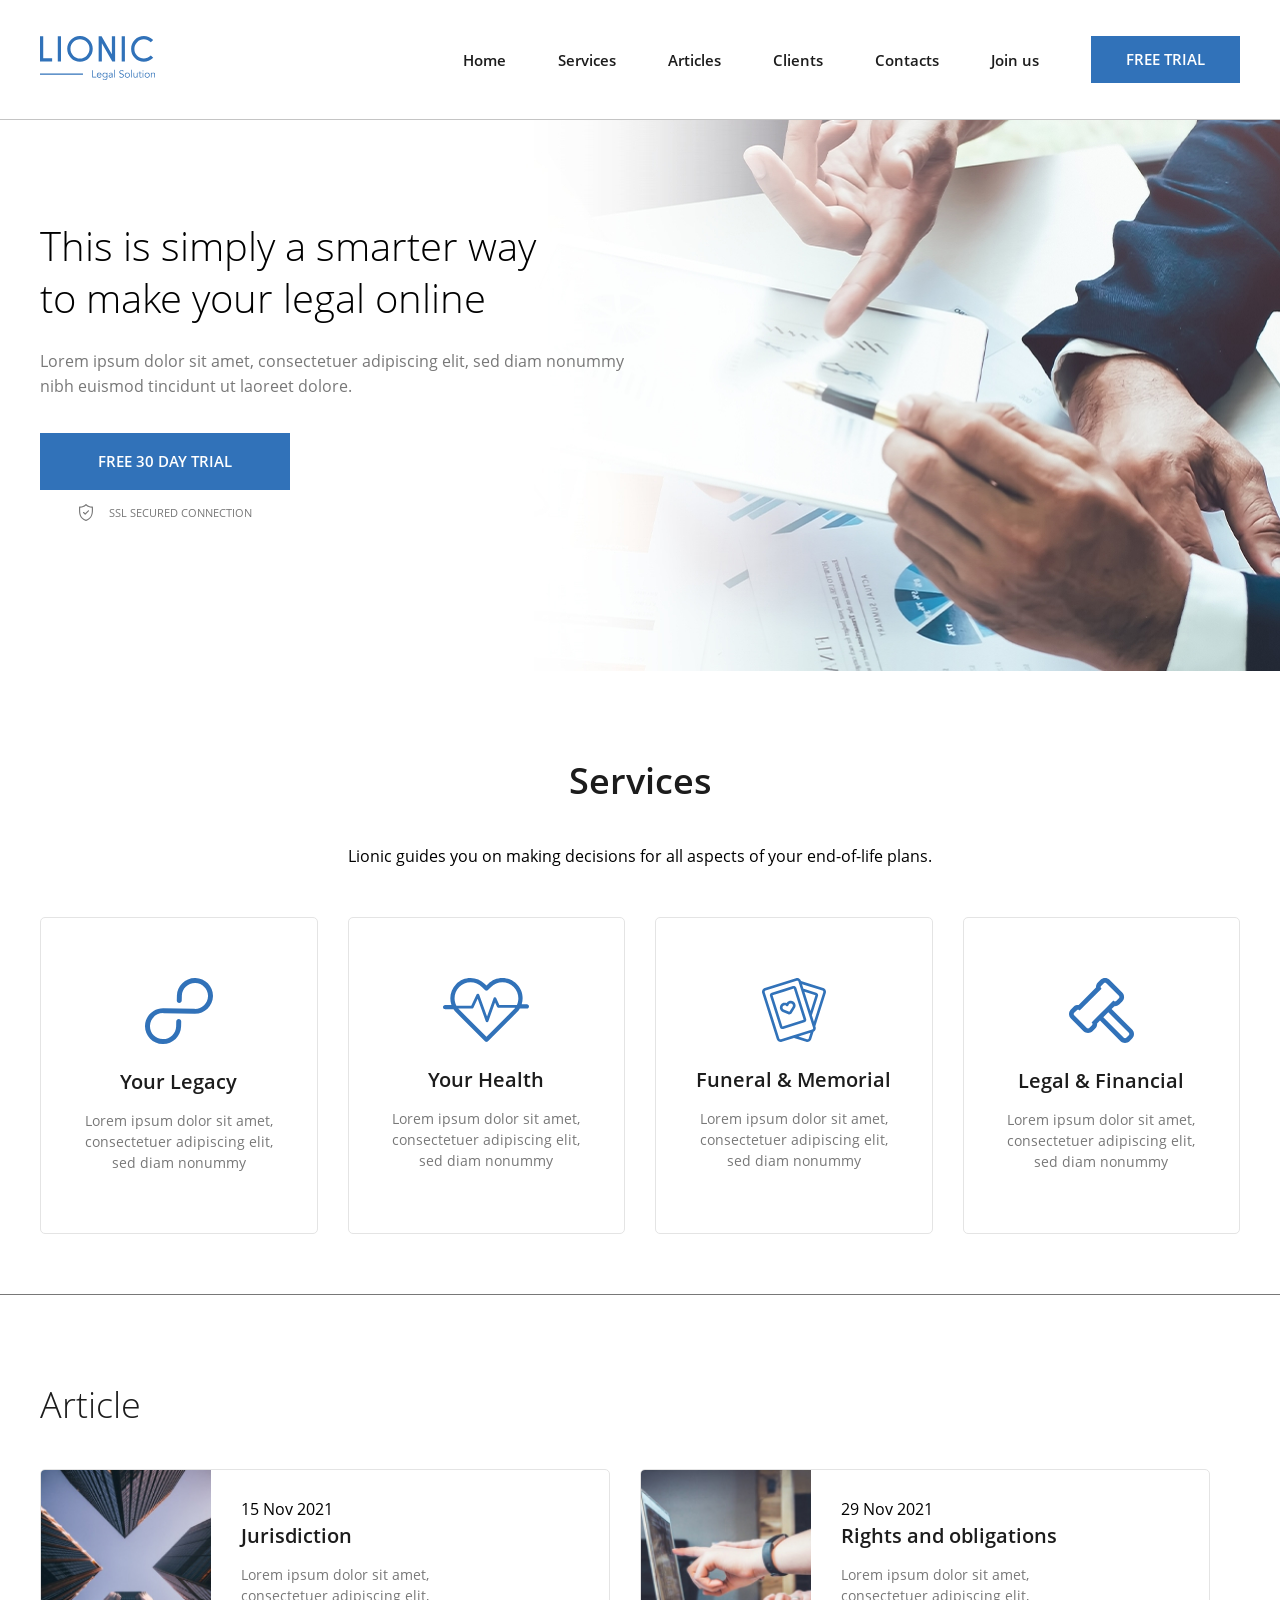
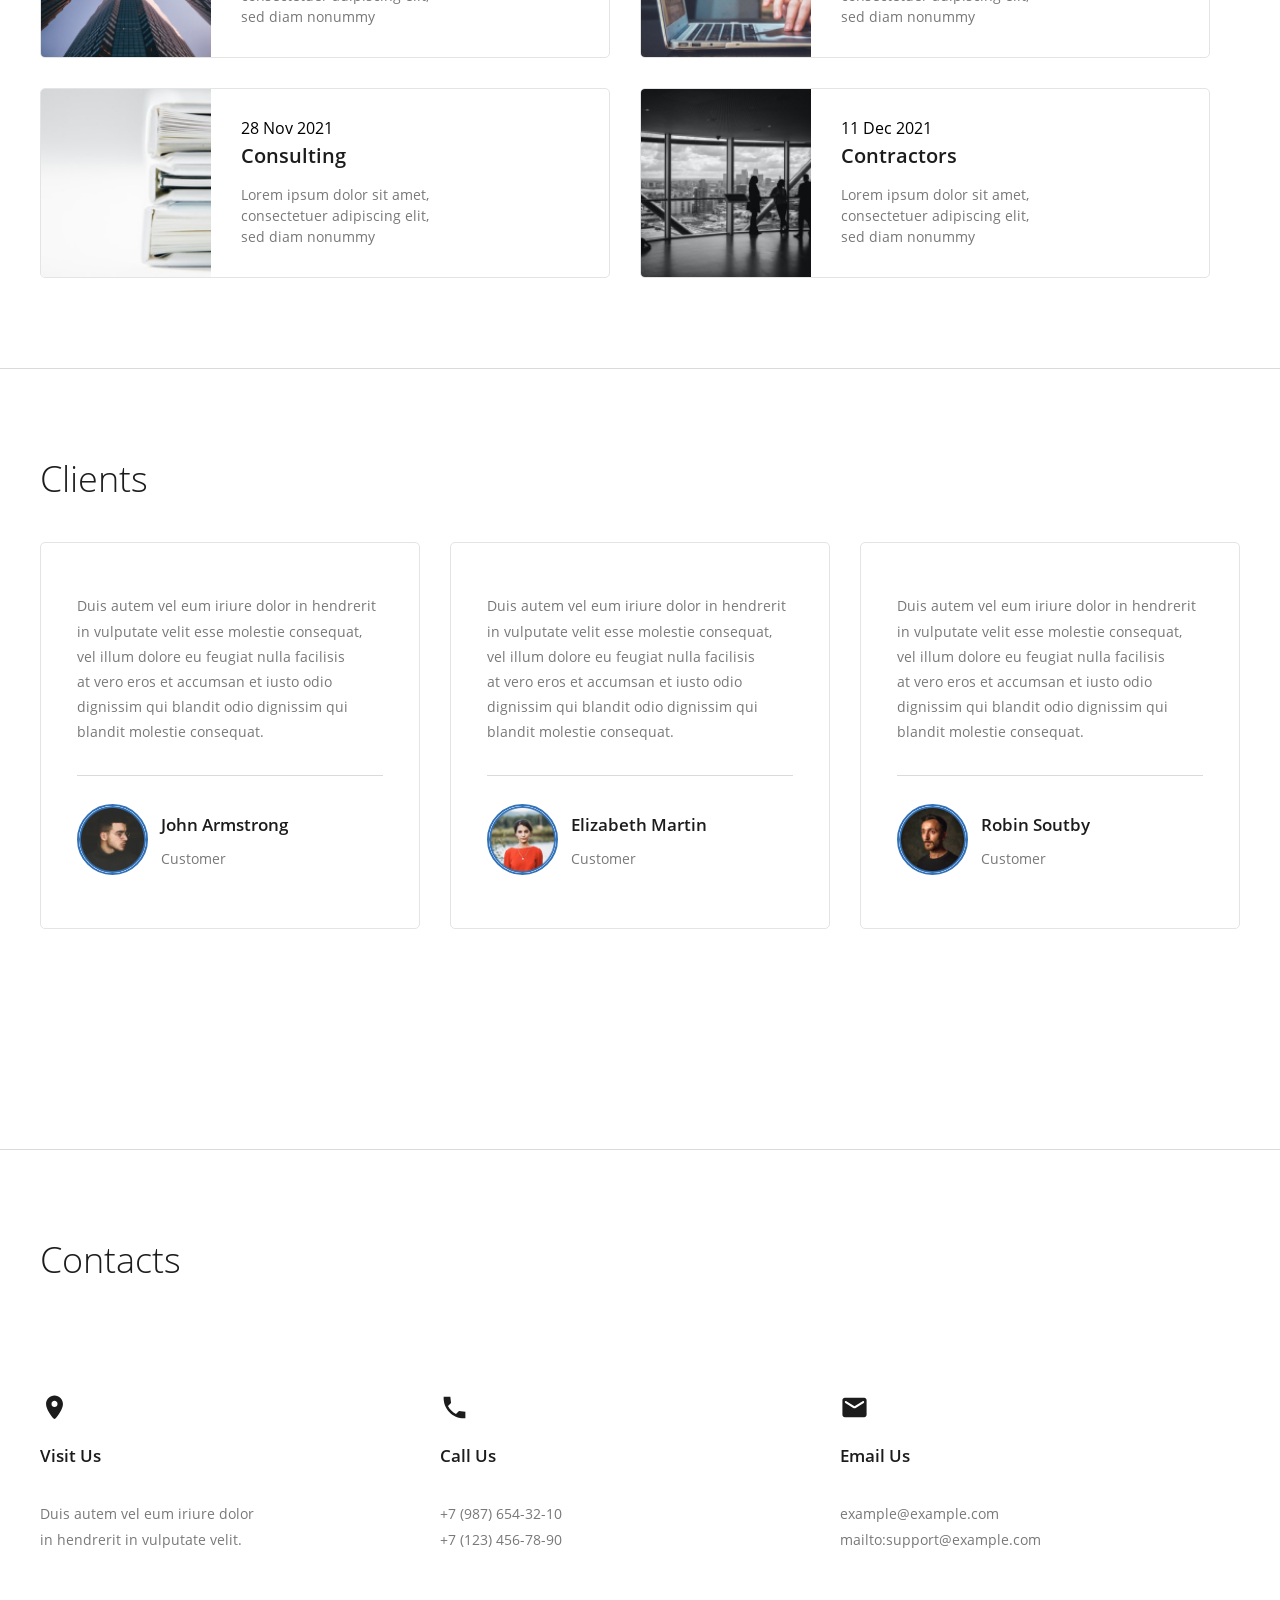
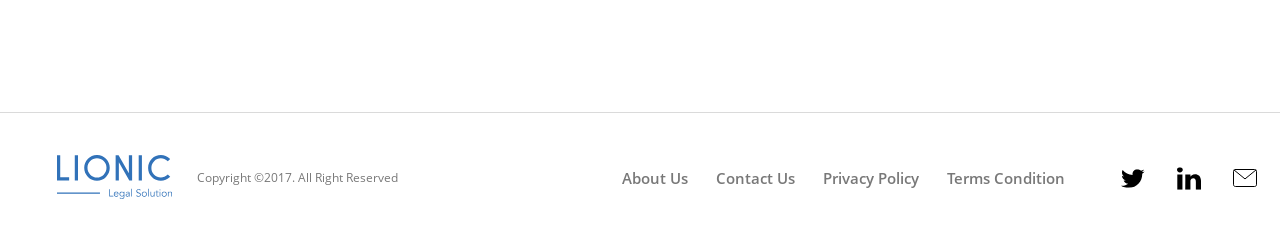
<file: Lionic/index.html>
<!DOCTYPE html>
<html lang="en">

<head>
  <meta charset="UTF-8">
  <meta name="viewport" content="width=device-width, initial-scale=1.0">
  <title>Lionic</title>
  <link rel="stylesheet" href="css/normalize.css">
  <link rel="stylesheet" href="css/style.css">
</head>

<body>
  <header class="header">
    <div class="container flex header-container">
      <a href="#" class="header-logo">
        <img src="img/logo.svg" class="header-logo" alt="logo">
      </a>
      <nav class="header-nav">
        <ul class="header-list list-reset flex">
          <li class="header-list-item">
            <a href="#" class="header-link">
              Home
            </a>
          </li>
          <li class="header-list-item">
            <a href="#services" class="header-link">
              Services
            </a>
          </li>
          <li class="header-list-item">
            <a href="#articles" class="header-link">
              Articles
            </a>
          </li>
          <li class="header-list-item">
            <a href="#clients" class="header-link">
              Clients
            </a>
          </li>
          <li class="header-list-item">
            <a href="#contacts" class="header-link">
              Contacts
            </a>
          </li>
          <li class="header-list-item">
            <a href="#join-us" class="header-link">
              Join us
            </a>
          </li>
        </ul>
      </nav>
      <button class="btn header-btn btn-reset">
        Free trial
      </button>
    </div>
  </header>

  <main class="main">
    <section id="hero" class="hero">
      <div class="container">
        <div class="hero-content flex">
          <h1 class="hero-title">
            This is&nbsp;simply a&nbsp;smarter way to&nbsp;make your legal online
          </h1>
          <p class="hero-descr">
            Lorem ipsum dolor sit amet, consectetuer adipiscing elit, sed diam nonummy nibh euismod
            tincidunt ut&nbsp;laoreet dolore.
          </p>
          <div class="hero-wrapper">
            <button class="btn-reset hero-btn btn ">
              Free 30&nbsp;day trial
            </button>
            <span class="hero-secure">
              SSL secured connection
            </span>
          </div>
                 </div>
      </div>
    </section>
    <section id="services" class="services section-offset">
      <div class="container">
        <h2 class="section-title services-title">
          Services
        </h2>
        <p class="section-descr services-descr">
          Lionic guides you on&nbsp;making decisions for all aspects of&nbsp;your end-of-life plans.
        </p>
        <ul class="list-reset services-items flex">
          <li class="services-item flex">
            <svg class="services-item-icon" width="68" height="66" view-box="0 0 68 66" fill="none"
              xmlns="http://www.w3.org/2000/svg">
              <path
                d="M50.393 0.00398661C40.438 -0.212013 32.146 7.63799 31.9 17.512L31.776 22.483C31.742 23.839 32.833 24.973 34.2 25.003C35.567 25.032 36.713 23.947 36.746 22.591L36.871 17.62C37.049 10.471 43.062 4.77799 50.271 4.93399C57.478 5.09099 63.201 11.038 63.023 18.187C62.844 25.335 56.831 31.029 49.623 30.872L18.5 30.197C8.54499 29.981 0.252987 37.831 0.00698678 47.705C-0.240013 57.579 7.65099 65.78 17.607 65.995C27.562 66.211 35.854 58.362 36.1 48.488L36.223 43.572C36.257 42.215 35.166 41.082 33.799 41.052C32.432 41.022 31.286 42.108 31.252 43.464L31.129 48.38C30.951 55.529 24.938 61.222 17.729 61.066C10.522 60.909 4.79899 54.962 4.97699 47.813C5.15599 40.664 11.169 34.971 18.377 35.127L49.5 35.802C59.456 36.018 67.747 28.169 67.994 18.295C68.24 8.41999 60.349 0.219987 50.394 0.00498661L50.393 0.00398661Z"
                fill="#3172B9" />
            </svg>
            <h3 class="services-item-title">
              Your Legacy
            </h3>
            <p class="services-item-desc">
              Lorem ipsum dolor sit amet, consectetuer adipiscing elit, sed diam nonummy
            </p>
          </li>
          <li class="services-item flex">
            <svg class="services-item-icon" width="86" height="64" view-box="0 0 86 64" fill="none"
              xmlns="http://www.w3.org/2000/svg">
              <path
                d="M79.622 20.272C79.622 22.336 79.316 24.352 78.726 26.27H83.868C85.045 26.27 86 27.227 86 28.406C86 29.586 85.045 30.541 83.868 30.541H77.47C77.268 30.541 77.073 30.513 76.888 30.461C76.0053 31.9743 74.9311 33.3675 73.692 34.606L44.972 63.374C44.7741 63.5725 44.539 63.73 44.2802 63.8375C44.0213 63.9449 43.7438 64.0002 43.4635 64.0002C43.1832 64.0002 42.9057 63.9449 42.6468 63.8375C42.388 63.73 42.1529 63.5725 41.955 63.374L13.233 34.606C12.1963 33.5688 11.2752 32.422 10.486 31.186C10.315 31.23 10.136 31.254 9.95 31.254H2.132C1.85176 31.2537 1.57431 31.1983 1.31551 31.0908C1.0567 30.9833 0.821595 30.8259 0.623621 30.6276C0.425646 30.4292 0.268677 30.1938 0.161676 29.9348C0.0546755 29.6758 -0.000261829 29.3983 9.38171e-07 29.118C9.38171e-07 27.938 0.955001 26.982 2.132 26.982H8.447C5.965 19.861 7.56 11.618 13.233 5.93801C15.1066 4.05015 17.3363 2.55313 19.793 1.5338C22.2497 0.514473 24.8843 -0.00687342 27.544 1.15198e-05C32.95 1.15198e-05 38.034 2.10901 41.856 5.93801L43.463 7.54701L45.07 5.93701C46.9438 4.04921 49.1737 2.55231 51.6306 1.53315C54.0874 0.513987 56.7222 -0.0071368 59.382 1.15198e-05C62.0417 -0.00681806 64.6763 0.514553 67.133 1.53388C69.5896 2.55321 71.8194 4.0502 73.693 5.93801C75.5791 7.8172 77.0741 10.0515 78.0918 12.5117C79.1094 14.972 79.6295 17.6096 79.622 20.272V20.272ZM70.678 8.95701C69.1987 7.46697 67.4383 6.28548 65.4989 5.48108C63.5595 4.67667 61.4796 4.26536 59.38 4.27101C57.2807 4.26563 55.2012 4.67706 53.2622 5.48146C51.3231 6.28586 49.563 7.46721 48.084 8.95701L44.969 12.077C44.7713 12.2754 44.5364 12.4329 44.2777 12.5403C44.019 12.6478 43.7416 12.7031 43.4615 12.7031C43.1814 12.7031 42.904 12.6478 42.6453 12.5403C42.3866 12.4329 42.1517 12.2754 41.954 12.077L38.84 8.95701C37.3608 7.46718 35.6005 6.28582 33.6613 5.48142C31.7221 4.67703 29.6424 4.26561 27.543 4.27101C25.4437 4.26546 23.3642 4.67682 21.4251 5.48123C19.486 6.28564 17.7259 7.46708 16.247 8.95701C11.173 14.04 10.232 21.718 13.425 27.763H28.236L33.538 16.479C33.783 15.959 34.277 15.634 34.891 15.663C35.1717 15.6764 35.4421 15.7726 35.6681 15.9396C35.8942 16.1065 36.0657 16.3367 36.161 16.601L44.051 38.487L50.542 20.168C50.6364 19.9007 50.8086 19.6678 51.0365 19.4992C51.2643 19.3306 51.5374 19.2341 51.8206 19.2221C52.1038 19.21 52.3842 19.283 52.6255 19.4316C52.8669 19.5802 53.0583 19.7977 53.175 20.056L56.351 27.051H73.852C76.612 21.125 75.554 13.842 70.677 8.95701H70.678ZM16.248 31.586L43.463 58.844L70.678 31.586C71.2253 31.038 71.7323 30.4512 72.195 29.83H55.736C55.179 29.83 54.373 29.573 54.143 29.064L52.046 24.444L45.404 43.189C45.204 43.755 44.67 44.135 44.069 44.136H44.066C43.466 44.136 42.933 43.76 42.729 43.196L34.653 20.798L30.426 29.794C30.192 30.292 29.99 30.541 29.439 30.541H15.293C15.593 30.901 15.912 31.249 16.248 31.586V31.586Z"
                fill="#3172B9" />
            </svg>

            <h3 class="services-item-title">
              Your Health
            </h3>
            <p class="services-item-desc">
              Lorem ipsum dolor sit amet, consectetuer adipiscing elit, sed diam nonummy
            </p>

          </li>
          <li class="services-item flex">
            <svg class="services-item-icon" width="64" height="64" view-box="0 0 64 64" fill="none"
              xmlns="http://www.w3.org/2000/svg">
              <path
                d="M63.8101 15.073L53.3321 48.146L53.5791 48.926C53.7392 49.4265 53.7986 49.9537 53.7536 50.4772C53.7086 51.0008 53.5603 51.5102 53.3171 51.976C52.9241 52.732 52.3171 53.329 51.5701 53.704L51.5611 53.737L49.1941 61.207C48.8722 62.2171 48.1632 63.0585 47.2223 63.5469C46.2815 64.0354 45.1853 64.131 44.1741 63.813L32.0001 59.957L19.8261 63.813C18.8148 64.131 17.7187 64.0354 16.7778 63.5469C15.8369 63.0585 15.1279 62.2171 14.8061 61.207L0.188058 15.074C0.0280711 14.5735 -0.0310613 14.0462 0.0140824 13.5227C0.0592262 12.9991 0.20775 12.4898 0.451058 12.024C0.69167 11.5566 1.02267 11.1416 1.42487 10.8031C1.82706 10.4646 2.29245 10.2093 2.79406 10.052L33.9431 0.187C34.9542 -0.131631 36.0504 -0.0363451 36.9915 0.451969C37.9325 0.940283 38.6415 1.78178 38.9631 2.792L39.0401 3.034C39.0491 3.036 39.0581 3.037 39.0661 3.04L61.2061 10.053C61.7073 10.2103 62.1723 10.4654 62.5743 10.8035C62.9763 11.1417 63.3073 11.5561 63.5481 12.023C64.0401 12.973 64.1331 14.055 63.8101 15.073V15.073ZM48.4441 54.75L36.4161 58.559L44.9781 61.271C45.3153 61.3777 45.6811 61.3463 45.9951 61.1835C46.3092 61.0208 46.5458 60.7401 46.6531 60.403L48.4441 54.75ZM51.0371 49.732L36.4211 3.598C36.3142 3.26106 36.078 2.98029 35.7644 2.81736C35.4507 2.65442 35.0852 2.62264 34.7481 2.729L3.60006 12.595C3.26006 12.702 2.98306 12.935 2.81906 13.252C2.73787 13.4073 2.68829 13.5771 2.67319 13.7517C2.65808 13.9263 2.67775 14.1021 2.73106 14.269L17.3471 60.402C17.5691 61.103 18.3201 61.492 19.0211 61.271L31.5611 57.299C31.5891 57.289 31.6171 57.279 31.6461 57.272L50.1691 51.405C50.5091 51.298 50.7861 51.065 50.9491 50.748C51.1141 50.432 51.1451 50.071 51.0371 49.731V49.732ZM48.4971 32.885L53.4461 17.265L42.4451 13.781L48.4971 32.885ZM61.1801 13.25C61.0998 13.0945 60.9896 12.9565 60.8557 12.8439C60.7218 12.7313 60.567 12.6464 60.4001 12.594L40.0231 6.14L41.4691 10.701C41.5571 10.711 41.6451 10.729 41.7321 10.757L54.2501 14.722C54.5841 14.8269 54.894 14.9969 55.1619 15.2223C55.4299 15.4477 55.6505 15.7239 55.8111 16.035C55.9734 16.3456 56.0726 16.6852 56.1028 17.0344C56.133 17.3835 56.0937 17.7352 55.9871 18.069L49.8951 37.297L51.9331 43.731L61.2681 14.267C61.3751 13.927 61.3441 13.567 61.1801 13.25V13.25ZM30.9401 23.336C31.5152 23.6323 32.0259 24.0398 32.4425 24.5349C32.8591 25.0299 33.1733 25.6027 33.3671 26.22C33.5725 26.8654 33.633 27.5483 33.5443 28.2198C33.4557 28.8913 33.22 29.535 32.8541 30.105L29.6411 35.126C29.3916 35.5142 29.0489 35.8336 28.6441 36.0552C28.2393 36.2767 27.7855 36.3932 27.3241 36.394C26.9701 36.394 26.6161 36.326 26.2841 36.19L20.7651 33.936C20.1378 33.6806 19.5745 33.29 19.1154 32.792C18.6563 32.2941 18.3127 31.701 18.1091 31.055C17.9119 30.4388 17.8389 29.7897 17.8943 29.1451C17.9498 28.5006 18.1326 27.8734 18.4321 27.3C18.7284 26.7249 19.1359 26.2142 19.631 25.7976C20.126 25.3811 20.6988 25.0668 21.3161 24.873C22.3839 24.5378 23.5338 24.5745 24.5781 24.977C25.1998 24.0462 26.1189 23.3539 27.1851 23.013C27.8013 22.8161 28.4504 22.7433 29.0949 22.7987C29.7394 22.8541 30.3665 23.0368 30.9401 23.336V23.336ZM30.8251 27.025C30.7361 26.742 30.5919 26.4795 30.4009 26.2526C30.2098 26.0257 29.9757 25.8389 29.7121 25.703C29.4491 25.5656 29.1615 25.4818 28.8659 25.4564C28.5703 25.431 28.2726 25.4645 27.9901 25.555C27.6178 25.6716 27.2823 25.8833 27.0168 26.1692C26.7513 26.455 26.565 26.8051 26.4761 27.185C26.4221 27.4083 26.3114 27.6139 26.1547 27.7819C25.998 27.95 25.8006 28.0747 25.5816 28.1441C25.3626 28.2135 25.1294 28.2251 24.9045 28.178C24.6797 28.1309 24.4708 28.0265 24.2981 27.875C24.0064 27.6158 23.6523 27.4371 23.2705 27.3565C22.8888 27.2758 22.4926 27.296 22.1211 27.415C21.838 27.5042 21.5755 27.6487 21.3488 27.8401C21.122 28.0315 20.9355 28.266 20.8001 28.53C20.6627 28.793 20.5789 29.0806 20.5535 29.3762C20.5281 29.6718 20.5616 29.9694 20.6521 30.252C20.8271 30.805 21.2371 31.249 21.7751 31.469L27.2931 33.723C27.3114 33.731 27.3322 33.7317 27.3511 33.725C27.3696 33.7194 27.3856 33.7074 27.3961 33.691L30.6091 28.669C30.9231 28.179 31.0021 27.581 30.8261 27.027L30.8251 27.025ZM44.1721 40.932C44.2788 41.2656 44.3183 41.6171 44.2882 41.966C44.2582 42.315 44.1592 42.6545 43.9971 42.965C43.8365 43.2764 43.6158 43.5529 43.3477 43.7785C43.0796 44.004 42.7694 44.1742 42.4351 44.279L21.2401 50.994C20.5659 51.2062 19.835 51.1426 19.2077 50.817C18.5803 50.4914 18.1076 49.9305 17.8931 49.257L8.01306 18.07C7.90624 17.7362 7.8667 17.3846 7.89674 17.0355C7.92678 16.6863 8.0258 16.3466 8.18806 16.036C8.34862 15.7249 8.56923 15.4487 8.83717 15.2233C9.1051 14.9979 9.41503 14.8279 9.74906 14.723L30.9451 8.009C31.6194 7.79619 32.3506 7.85955 32.9782 8.18519C33.6059 8.51083 34.0788 9.07215 34.2931 9.746L44.1721 40.932ZM41.6301 41.737L31.7501 10.551L21.9781 13.645L10.5531 17.264L20.4331 48.45L41.6301 41.737Z"
                fill="#3172B9" />
            </svg>

            <h3 class="services-item-title">
              Funeral &amp;&nbsp;Memorial
            </h3>
            <p class="services-item-desc">
              Lorem ipsum dolor sit amet, consectetuer adipiscing elit, sed diam nonummy
            </p>

          </li>
          <li class="services-item flex">
            <svg class="services-item-icon" width="65" height="65" view-box="0 0 65 65" fill="none"
              xmlns="http://www.w3.org/2000/svg">
              <path
                d="M63.131 51.506C64.3269 52.7045 64.9985 54.3285 64.9985 56.0215C64.9985 57.7146 64.3269 59.3385 63.131 60.537L60.54 63.13C59.9482 63.7249 59.2442 64.1965 58.4689 64.5175C57.6935 64.8385 56.8622 65.0025 56.023 65C55.184 65.0024 54.3529 64.8384 53.5777 64.5174C52.8025 64.1964 52.0987 63.7249 51.507 63.13L30.988 42.613L28.126 45.475C28.2028 46.397 28.077 47.3246 27.7574 48.1928C27.4378 49.061 26.9322 49.8488 26.276 50.501L23.55 53.227C22.9583 53.8218 22.2545 54.2933 21.4793 54.6143C20.7042 54.9353 19.873 55.0994 19.034 55.097C18.1952 55.0993 17.3642 54.9352 16.5892 54.6142C15.8142 54.2932 15.1106 53.8217 14.519 53.227L1.86503 40.575C0.66925 39.3767 -0.00231934 37.7529 -0.00231934 36.06C-0.00231934 34.3671 0.66925 32.7434 1.86503 31.545L4.59103 28.819C5.24326 28.1629 6.03107 27.6573 6.89928 27.3377C7.76748 27.0182 8.69507 26.8923 9.61703 26.969L26.97 9.61902C26.8953 8.69769 27.0219 7.77112 27.341 6.90358C27.6601 6.03605 28.1641 5.24832 28.818 4.59502L31.543 1.87002C32.1347 1.27539 32.8383 0.803958 33.6133 0.48298C34.3883 0.162003 35.2192 -0.00214761 36.058 2.1214e-05C37.764 2.1214e-05 39.368 0.664021 40.574 1.87002L53.227 14.522C54.4226 15.7205 55.094 17.3442 55.094 19.037C55.094 20.7298 54.4226 22.3536 53.227 23.552L50.502 26.278C49.8497 26.9342 49.0617 27.4398 48.1933 27.7594C47.3249 28.079 46.3972 28.2048 45.475 28.128L42.613 30.99L63.131 51.506ZM31.164 35.784L35.783 31.165L39.243 27.705L44.398 22.551L44.798 22.951C45.126 23.279 45.556 23.443 45.986 23.443C46.416 23.443 46.846 23.279 47.175 22.951L49.9 20.226C50.0561 20.07 50.1798 19.8848 50.2643 19.681C50.3487 19.4771 50.3922 19.2587 50.3922 19.038C50.3922 18.8174 50.3487 18.5989 50.2643 18.3951C50.1798 18.1912 50.0561 18.006 49.9 17.85L37.246 5.19702C37.0901 5.04085 36.905 4.91699 36.7011 4.83256C36.4972 4.74813 36.2787 4.70479 36.058 4.70502C35.628 4.70502 35.198 4.86902 34.87 5.19702L32.144 7.92202C31.9879 8.07804 31.864 8.26332 31.7794 8.46725C31.6949 8.67118 31.6514 8.88977 31.6514 9.11052C31.6514 9.33128 31.6949 9.54987 31.7794 9.7538C31.864 9.95773 31.9879 10.143 32.144 10.299L32.544 10.699L10.694 32.546L10.294 32.146C10.1381 31.9898 9.95296 31.866 9.74909 31.7816C9.54523 31.6971 9.32669 31.6538 9.10603 31.654C8.67603 31.654 8.24603 31.818 7.91803 32.146L5.19303 34.87C5.03701 35.026 4.91325 35.2112 4.82881 35.4151C4.74437 35.6189 4.70091 35.8374 4.70091 36.058C4.70091 36.2787 4.74437 36.4971 4.82881 36.701C4.91325 36.9048 5.03701 37.09 5.19303 37.246L17.846 49.9C18.174 50.228 18.604 50.392 19.034 50.392C19.464 50.392 19.894 50.228 20.223 49.9L22.948 47.175C23.1042 47.019 23.2281 46.8337 23.3126 46.6298C23.3971 46.4259 23.4407 46.2073 23.4407 45.9865C23.4407 45.7658 23.3971 45.5472 23.3126 45.3433C23.2281 45.1393 23.1042 44.954 22.948 44.798L22.548 44.398L27.703 39.244L31.164 35.784ZM59.804 54.834L39.285 34.317L34.315 39.287L54.835 59.803C55.162 60.131 55.593 60.295 56.023 60.295C56.453 60.295 56.883 60.131 57.211 59.803L59.804 57.21C59.9601 57.054 60.0838 56.8688 60.1683 56.665C60.2527 56.4611 60.2962 56.2427 60.2962 56.022C60.2962 55.8014 60.2527 55.5829 60.1683 55.3791C60.0838 55.1752 59.9601 54.99 59.804 54.834V54.834Z"
                fill="#3172B9" />
            </svg>

            <h3 class="services-item-title">
              Legal &amp;&nbsp;Financial
            </h3>
            <p class="services-item-desc">
              Lorem ipsum dolor sit amet, consectetuer adipiscing elit, sed diam nonummy
            </p>

          </li>
        </ul>
      </div>
    </section>
    <section id="articles" class="articles section-offset">
      <div class="container">
        <h2 class="section-title article-title">
          Article
        </h2>
        <ul class="list-reset articles-list flex">
          <li class="articles-item">
            <article class="blog-preview flex">
              <img src="img/blog-1.jpg" alt="Blog photo 1" class="blog-preview-image">
              <div class="blog-preview-text">
                <time class="blog-preview-time" datetime="2021-11-15 19:30">
                  15 Nov 2021
                </time>
                <h3 class="blog-preview-title">
                  Jurisdiction
                </h3>
                <p class="blog-preview-desc">
                  Lorem ipsum dolor sit amet, consectetuer adipiscing elit, sed diam nonummy

                </p>
              </div>
            </article>
          </li>
          <li class="articles-item">
            <article class="blog-preview flex">
              <img src="img/blog-3.jpg" alt="Blog photo 2" class="blog-preview-image">
              <div class="blog-preview-text">
                <time class="blog-preview-time" datetime="2023-18-01 12:20">
                  29 Nov 2021
                </time>
                <h3 class="blog-preview-title">
                  Rights and obligations
                </h3>
                <p class="blog-preview-desc">
                  Lorem ipsum dolor sit amet, consectetuer adipiscing elit, sed diam nonummy
                </p>
              </div>
            </article>
          </li>
          <li class="articles-item">
            <article class="blog-preview flex">
              <img src="img/blog-2.jpg" alt="Blog photo 3" class="blog-preview-image">
              <div class="blog-preview-text">
                <time class="blog-preview-time" datetime="2023-18-01 12:20">
                  28 Nov 2021
                </time>
                <h3 class="blog-preview-title">
                  Consulting
                </h3>
                <p class="blog-preview-desc">
                  Lorem ipsum dolor sit amet, consectetuer adipiscing elit, sed diam nonummy
                </p>
              </div>
            </article>
          </li>
          <li class="articles-item">
            <article class="blog-preview flex">
              <img src="img/blog-4.jpg" alt="Blog photo 4" class="blog-preview-image">
              <div class="blog-preview-text">
                <time class="blog-preview-time" datetime="2023-18-01 12:20">
                  11 Dec 2021
                </time>
                <h3 class="blog-preview-title">
                  Contractors
                </h3>
                <p class="blog-preview-desc">
                  Lorem ipsum dolor sit amet, consectetuer adipiscing elit, sed diam nonummy
                </p>
              </div>
            </article>
          </li>
        </ul>
      </div>
    </section>
    <section id="clients" class="client section-offset">
      <div class="container">
        <h2 class="section-title clients-title">
          Clients
        </h2>
        <ul class="list-reset clients-list flex">
          <li class="clients-item flex">
            <p class="clients-items-descr">
              Duis autem vel eum iriure dolor in&nbsp;hendrerit in&nbsp;vulputate velit esse molestie consequat, vel illum dolore eu&nbsp;feugiat nulla facilisis at&nbsp;vero eros et&nbsp;accumsan et&nbsp;iusto odio dignissim qui blandit odio dignissim qui blandit molestie consequat.
            </p>
            <div class="clients-user flex">
              <div class="clients-avatar">
                <img src="img/client-1.jpg" alt="John Armstrong">
              </div>
              <div class="clients-text">
                <div class="clients-name">
                  John Armstrong
                </div>
                <span class="clients-post">
                  Customer
                </span>
              </div>
            </div>
          </li>
          <li class="clients-item flex">
            <p class="clients-items-descr">
             Duis autem vel eum iriure dolor in&nbsp;hendrerit in&nbsp;vulputate velit esse molestie consequat, vel illum dolore eu&nbsp;feugiat nulla facilisis at&nbsp;vero eros et&nbsp;accumsan et&nbsp;iusto odio dignissim qui blandit odio dignissim qui blandit molestie consequat.
            </p>
            <div class="clients-user flex">
              <div class="clients-avatar">
                <img src="img/client-2.jpg" alt="Elizabeth Martin">
              </div>
              <div class="clients-text">
                <div class="clients-name">
                  Elizabeth Martin
                </div>
                <span class="clients-post">
                  Customer
                </span>
              </div>
            </div>
          </li>
          <li class="clients-item flex">
            <p class="clients-items-descr">
              Duis autem vel eum iriure dolor in&nbsp;hendrerit in&nbsp;vulputate velit esse molestie consequat, vel illum dolore eu&nbsp;feugiat nulla facilisis at&nbsp;vero eros et&nbsp;accumsan et&nbsp;iusto odio dignissim qui blandit odio dignissim qui blandit molestie consequat.
            </p>
            <div class="clients-user flex">
              <div class="clients-avatar">
                <img src="img/client-3.jpg" alt="Robin Soutby">
              </div>
              <div class="clients-text">
                <div class="clients-name">
                  Robin Soutby
                </div>
                <span class="clients-post">
                  Customer
                </span>
              </div>
            </div>
          </li>
        </ul>
      </div>
    </section>
    <section id="contacts" class="contacts">
      <div class="container">
        <h2 class="section-title contacts-title">
          Contacts
        </h2>
          <address class="contacts-adress">
            <ul class="list-reset contacts-list flex">
              <li class="contacts-item flex contacts-item-address">
                <strong class="contacts-item-caption">
                  Visit Us
                </strong>
                <p class="contacts-item-text">
                  Duis autem vel eum iriure dolor in&nbsp;hendrerit in&nbsp;vulputate velit.
                </p>
              </li>
              <li class="contacts-item flex contacts-item-tel">
                <strong class="contacts-item-caption">
                  Call Us
                </strong>
                <a href="tel:+79876543210" class="contacts-item-link">
                  +7 (987) 654-32-10
                </a>
                <a href="tel:+71234567890" class="contacts-item-link">
                  +7 (123) 456-78-90
                </a>
              </li>
              <li class="contacts-item flex contacts-item-mail">
                <strong class="contacts-item-caption">
                  Email Us
                </strong>
                <a href="mailto:example@example.com" class="contacts-item-link">
                  example@example.com
                </a>
                <a href="mailto:support@example.com" class="contacts-item-link">
                  mailto:support@example.com
                </a>
              </li>
            </ul>
          </address>
        
      </div>
    </section>
    <!-- <section id="join-us" class="join-us">
        </section> -->
  </main>

  <footer class="footer">
    <div class="container flex footer-container">
      <div class="footer-left flex">
        <a href="#" class="footer-logo">
          <img src="img/logo.svg" alt="Logo">
        </a>
        <small class="footer-copy">
          Copyright ©2017. All Right Reserved
        </small>
      </div>
      <div class="footer-right flex">
        <nav class="footer-nav">
          <ul class="list-reset footer-list flex">
            <li class="footer-item">
              <a href="#" target="_blank" class="footer-link">About Us</a>
            </li>
            <li class="footer-item">
              <a href="#" target="_blank" class="footer-link">Contact Us</a>
            </li>
            <li class="footer-item">
              <a href="#" target="_blank" class="footer-link">Privacy Policy</a>
            </li>
            <li class="footer-item">
              <a href="#" target="_blank" class="footer-link">Terms Condition</a>
            </li>
          </ul>
        </nav>
        <ul class="list-reset social flex">
          <li class="social-item"><a href="#" class="social-link social-link-tw"></a></li>
          <li class="social-item"><a href="#" class="social-link social-link-linkedin"></a></li>
          <li class="social-item"><a href="#" class="social-link social-link-mail"></a></li>
        </ul>
      </div>
    </div>
  </footer>
</body>

</html>
</file>
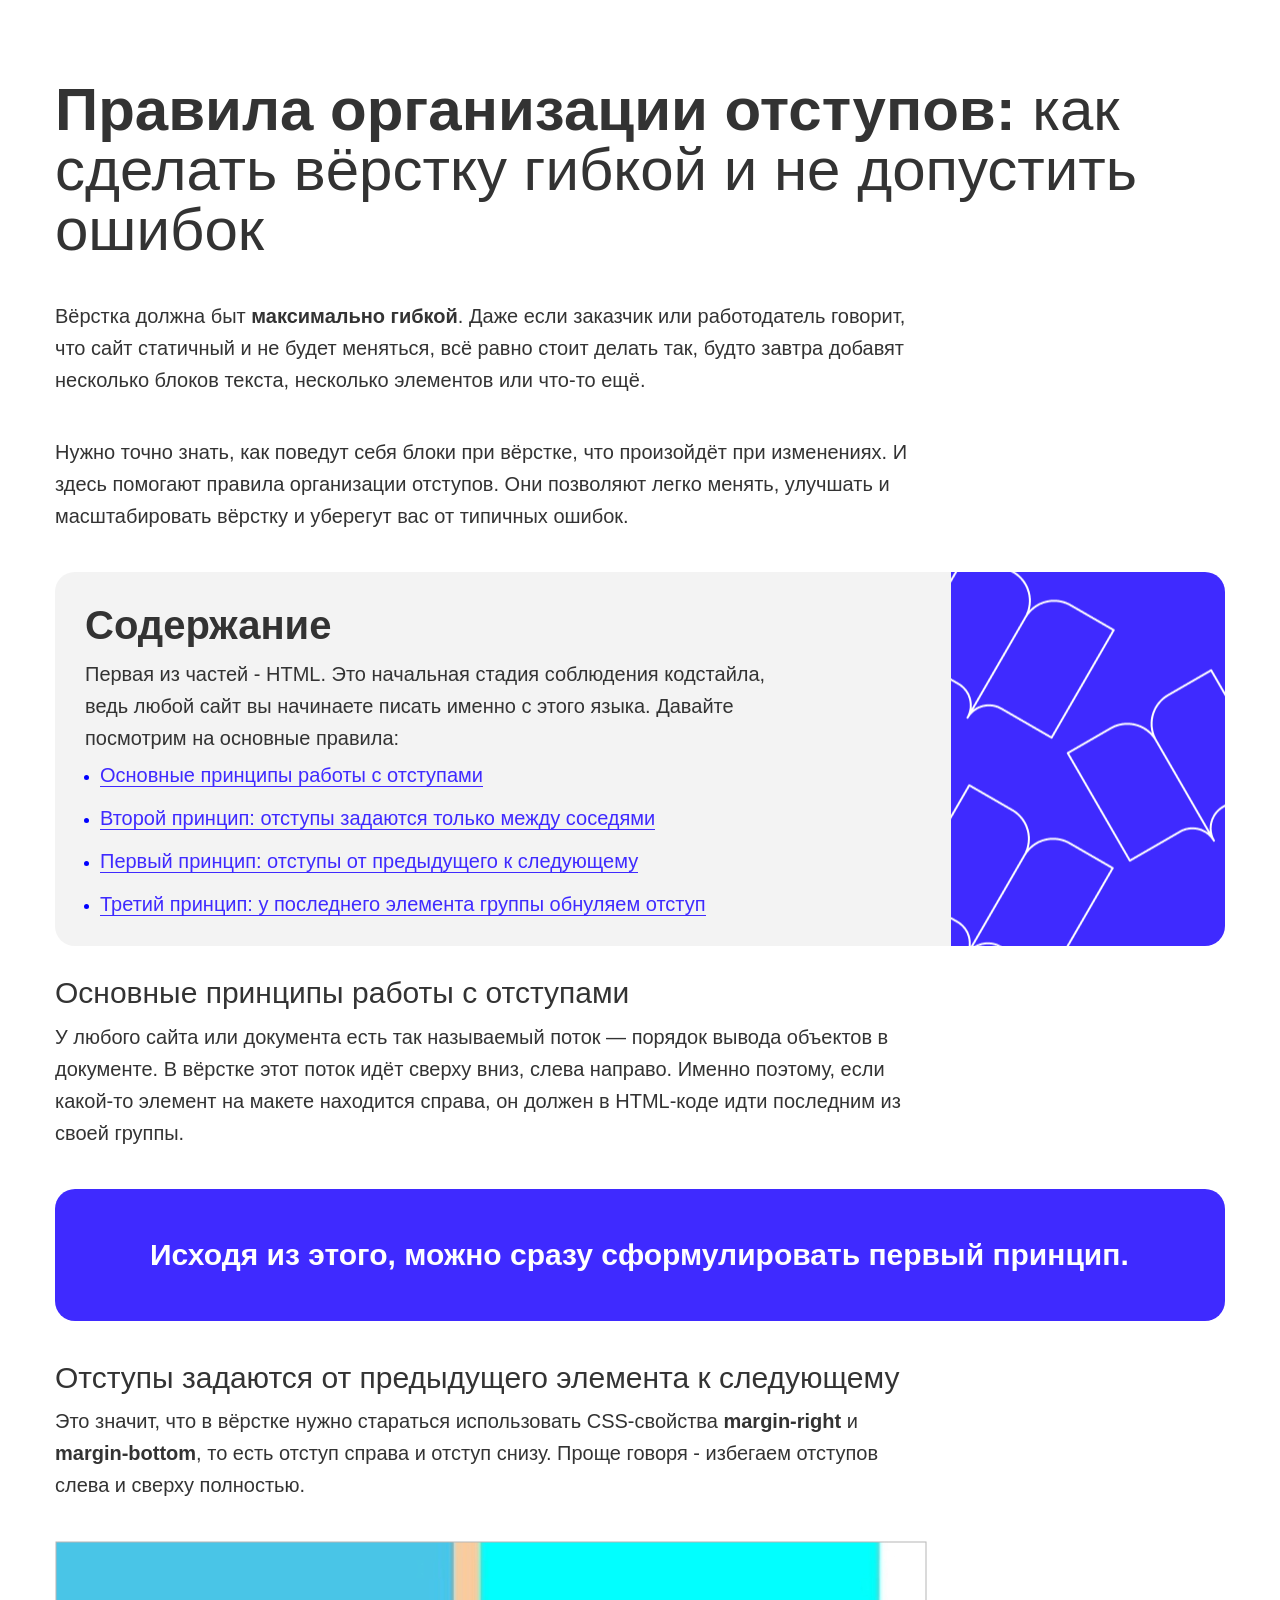
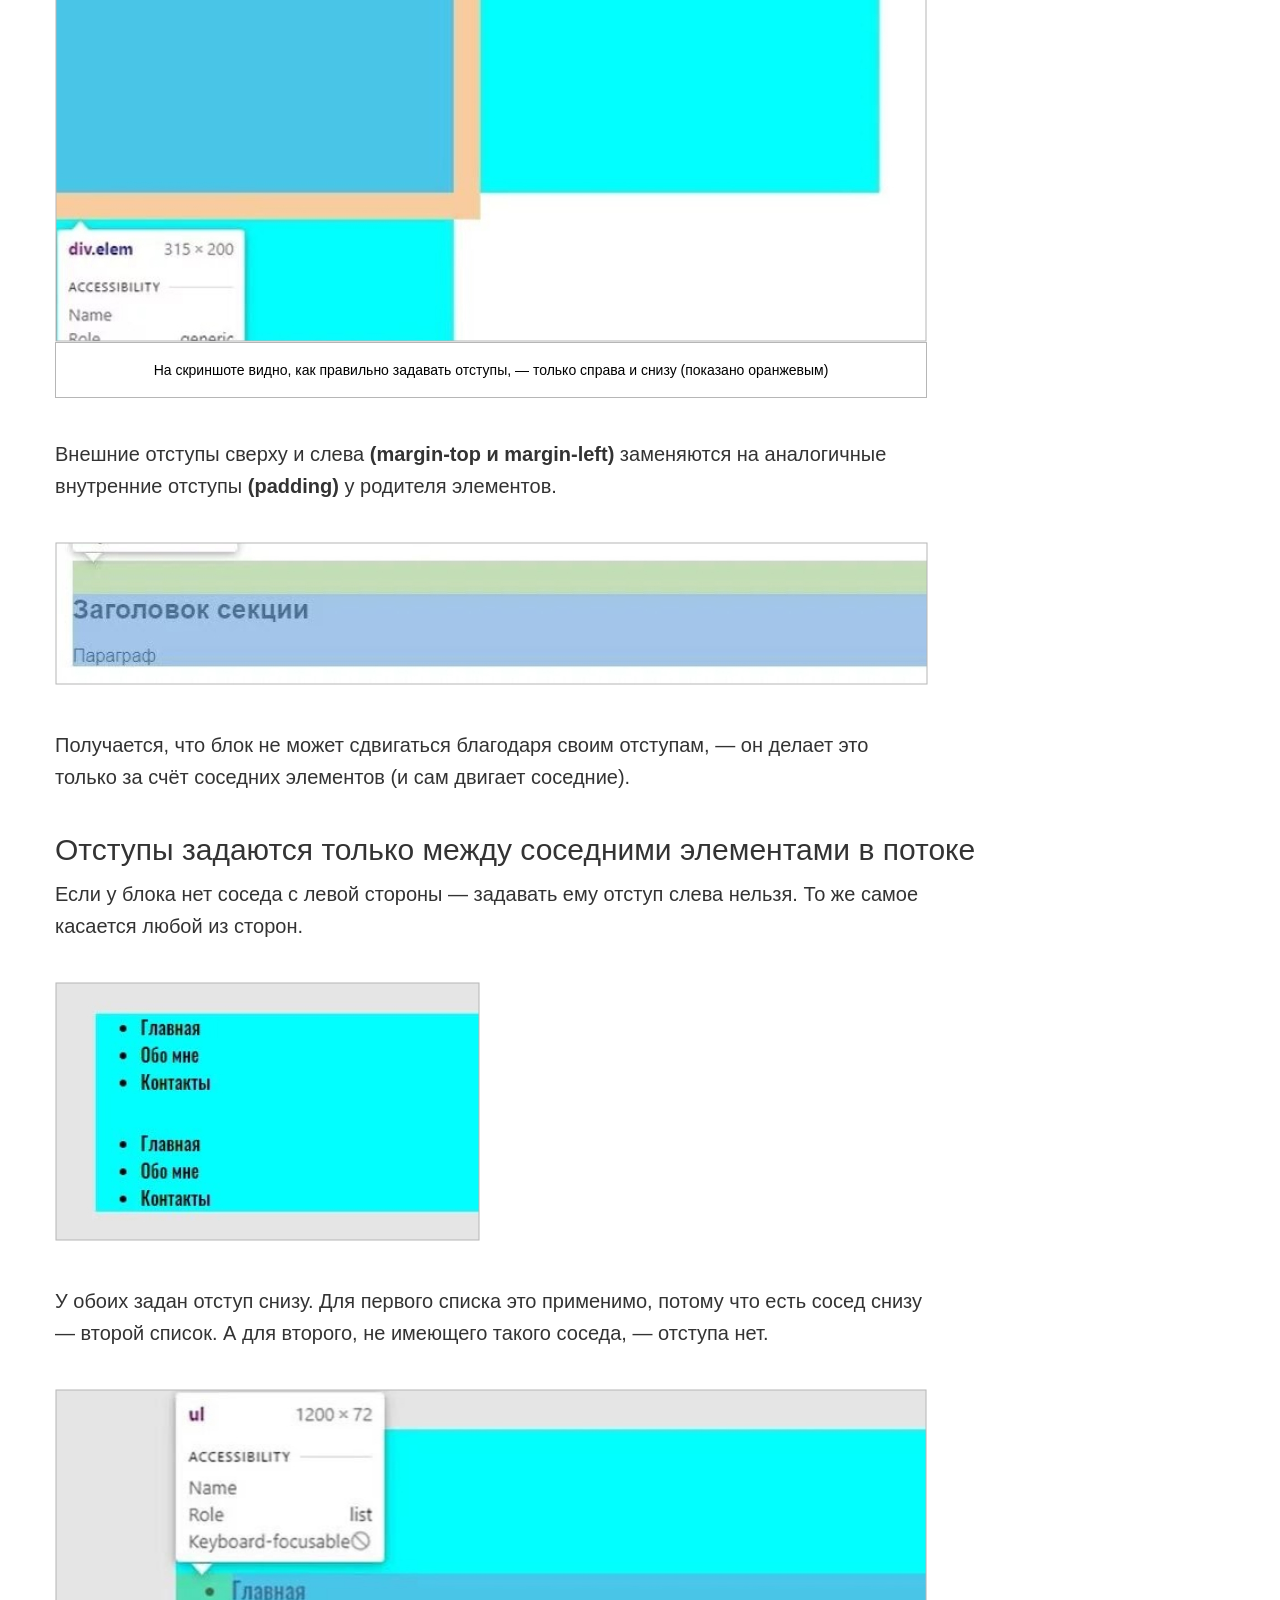
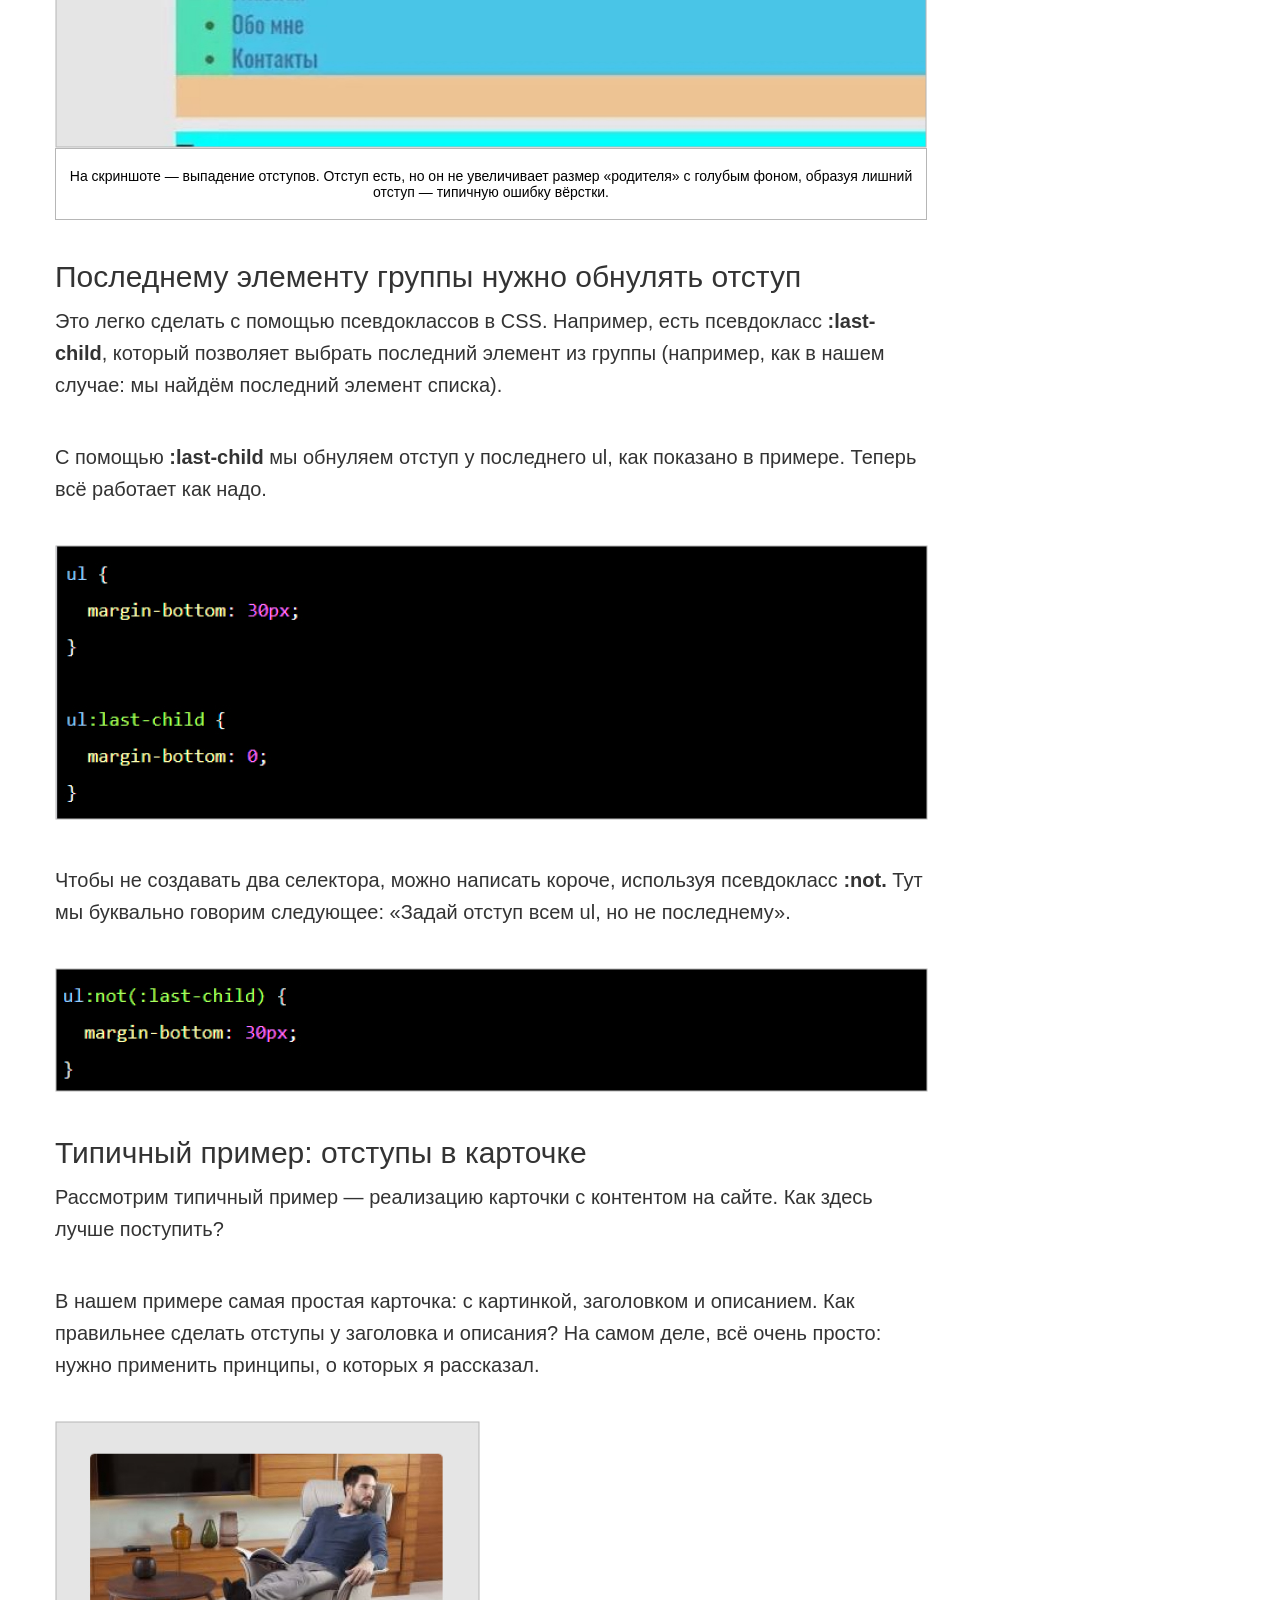
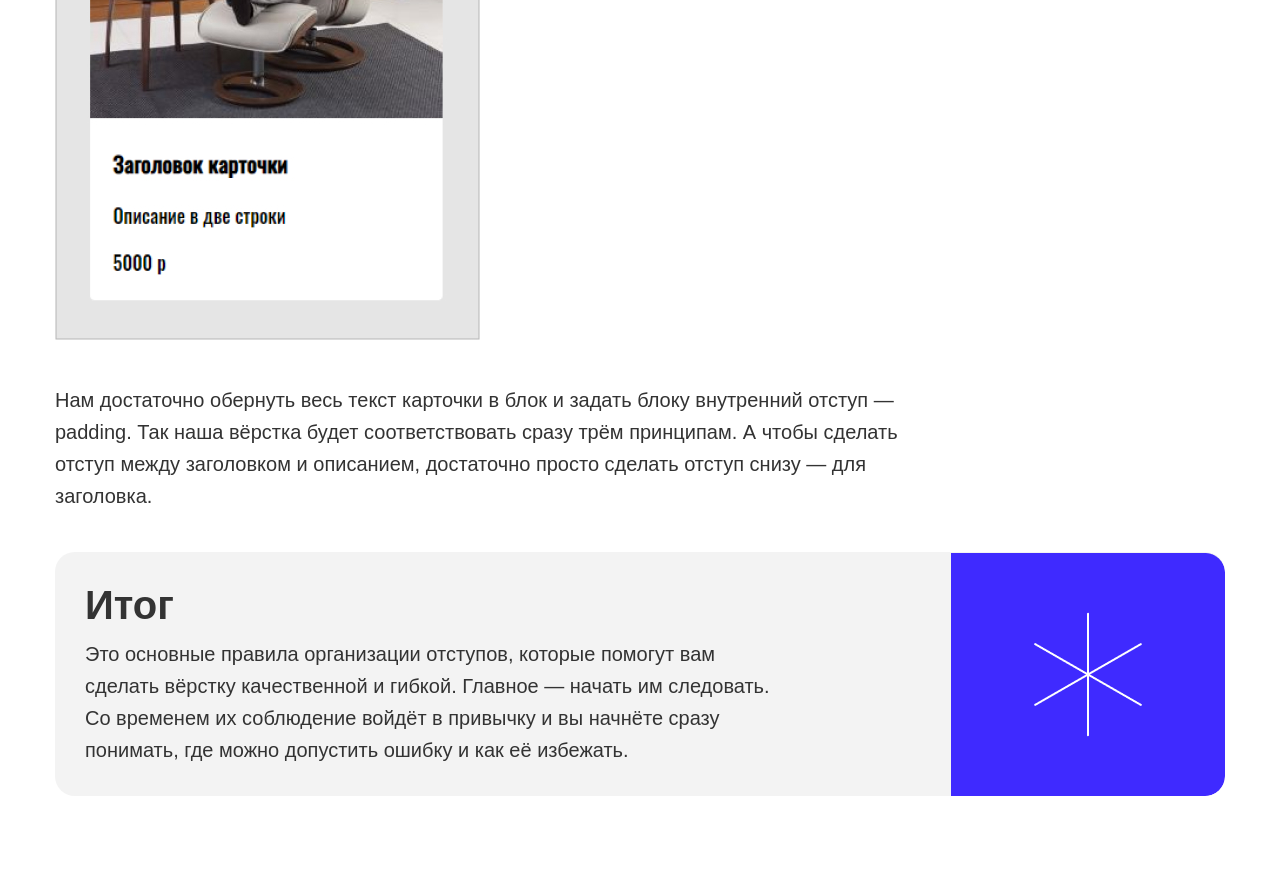
<file: 5/article.html>
<!DOCTYPE html>
<html lang="ru">

<head>
  <meta charset="UTF-8">
  <meta http-equiv="X-UA-Compatible" content="IE=edge">
  <meta name="viewport" content="width=device-width, initial-scale=1.0">
  <title>Организация отступов в верстке</title>
  <link rel="stylesheet" href="css/normalize.css">
  <link rel="stylesheet" href="css/style.css">
</head>

<body>
  <div class="container">
    <h1 class="main-title">
      <b>Правила организации отступов:</b> как сделать вёрстку гибкой и не допустить ошибок
    </h1>
    <p class="text">
      Вёрстка должна быт <b>максимально гибкой</b>. Даже если заказчик или работодатель говорит, что сайт статичный и не
      будет меняться, всё равно стоит делать так,
      будто завтра добавят несколько блоков текста, несколько элементов или что-то ещё.
    </p>
    <p class="text">
      Нужно точно знать, как поведут себя блоки при вёрстке, что произойдёт при изменениях. И здесь помогают правила
      организации отступов.
      Они позволяют легко менять, улучшать и масштабировать вёрстку и уберегут вас от типичных ошибок.
    </p>
    <div class="gray-box gray-box-image1">
      <h2 class="second-title">
        Содержание
      </h2>
      <p class="text">
        Первая из частей - HTML. Это начальная стадия соблюдения кодстайла, ведь любой сайт вы начинаете писать
        именно с
        этого языка.
        Давайте посмотрим на основные правила:
      </p>
      <ul class="list">
        <li class="list-item"><a class="list-link" href="#section1"> Основные принципы работы с отступами</a></li>
        <li class="list-item"><a class="list-link" href="#section3"> Второй принцип: отступы задаются только между
            соседями</a></li>
        <li class="list-item"><a class="list-link" href="#section2"> Первый принцип: отступы от предыдущего к
            следующему</a></li>
        <li class="list-item"><a class="list-link" href="#section4"> Третий принцип: у последнего элемента группы
            обнуляем отступ</a></li>
      </ul>
    </div>
    <div id="section1">
      <h3 class="title">
        Основные принципы работы с отступами
      </h3>
      <p class="text">
        У любого сайта или документа есть так называемый поток — порядок вывода объектов в документе. В вёрстке этот
        поток
        идёт сверху вниз, слева направо.
        Именно поэтому, если какой-то элемент на макете находится справа, он должен в HTML-коде идти последним из своей
        группы.
      </p>
      <p class="text blue-border">
        Исходя из этого, можно сразу сформулировать первый принцип.
      </p>
    </div>
    <div id="section2">
      <h3 class="title">
        Отступы задаются от предыдущего элемента к следующему
      </h3>
      <p class="text">
        Это значит, что в вёрстке нужно стараться использовать CSS-свойства <b>margin-right</b> и <b>margin-bottom</b>,
        то
        есть отступ справа и отступ снизу.
        Проще говоря - избегаем отступов слева и сверху полностью.
      </p>
      <figure class="figure">
        <img src="./img/1.jpg" alt="Описание">
        <figcaption>На скриншоте видно, как правильно задавать отступы, — только справа и снизу (показано оранжевым)
        </figcaption>
      </figure>
      <p class="text"> Внешние отступы сверху и слева <b>(margin-top и margin-left)</b> заменяются на аналогичные
        внутренние
        отступы <b>(padding)</b> у родителя элементов.</p>
      <img class="image" src="./img/2.jpg" alt="Описание">
      <p class="text">
        Получается, что блок не может сдвигаться благодаря своим отступам, — он делает это только за счёт соседних
        элементов (и сам двигает соседние).
      </p>
    </div>
    <div id="section3">
      <h3 class="title">
        Отступы задаются только между соседними элементами в потоке
      </h3>
      <p class="text">
        Если у блока нет соседа с левой стороны — задавать ему отступ слева нельзя. То же самое касается любой из
        сторон.
      </p>
      <img class="image" src="./img/3.jpg" alt="Описание">
      <p class="text">У обоих задан отступ снизу. Для первого списка это применимо, потому что есть сосед снизу — второй
        список. А для
        второго, не имеющего такого соседа, — отступа нет.</p>

      <figure class="figure">
        <img src="./img/4.jpg" alt="Описание">
        <figcaption>На скриншоте — выпадение отступов. Отступ есть, но он не увеличивает размер «родителя» с голубым
          фоном, образуя лишний отступ — типичную ошибку вёрстки.</figcaption>
      </figure>

    </div>
    <div id="section4">
      <h3 class="title">
        Последнему элементу группы нужно обнулять отступ
      </h3>
      <p class="text">
        Это легко сделать с помощью псевдоклассов в CSS.
        Например, есть псевдокласс <b>:last-child</b>, который позволяет выбрать последний элемент из группы (например,
        как в нашем случае: мы найдём последний элемент списка).
      </p>
      <p class="text">
        С помощью <b>:last-child</b> мы обнуляем отступ у последнего ul, как показано в примере. Теперь всё работает как
        надо.
      </p>
      <img class="image" src="./img/5.jpg" alt="Описание">
      <p class="text">
        Чтобы не создавать два селектора, можно написать короче, используя псевдокласс <b>:not.</b> Тут мы буквально
        говорим следующее: «Задай отступ всем ul, но не последнему».
      </p>
      <img class="image" src="./img/6.jpg" alt="Описание">
      <h3 class="title">
        Типичный пример: отступы в карточке
      </h3>
      <p class="text">
        Рассмотрим типичный пример — реализацию карточки с контентом на сайте. Как здесь лучше поступить?
      </p>
      <p class="text">
        В нашем примере самая простая карточка: с картинкой, заголовком и описанием. Как правильнее сделать отступы у
        заголовка и описания?
        На самом деле, всё очень просто: нужно применить принципы, о которых я рассказал.
      </p>
      <img class="image" src="./img/7.jpg" alt="">
      <p class="text">
        Нам достаточно обернуть весь текст карточки в блок и задать блоку внутренний отступ — padding.
        Так наша вёрстка будет соответствовать сразу трём принципам.
        А чтобы сделать отступ между заголовком и описанием, достаточно просто сделать отступ снизу — для заголовка.
      </p>
    </div>
    <div class="gray-box gray-box-image2">
      <h2 class="second-title">
        Итог
      </h2>

      <p class="text">
        Это основные правила организации отступов, которые помогут вам сделать вёрстку
        качественной и гибкой.
        Главное —
        начать им следовать.
        Со временем их соблюдение войдёт в привычку и вы начнёте сразу понимать, где можно допустить ошибку и как
        её
        избежать.
      </p>
    </div>
  </div>
</body>

</html>
</file>
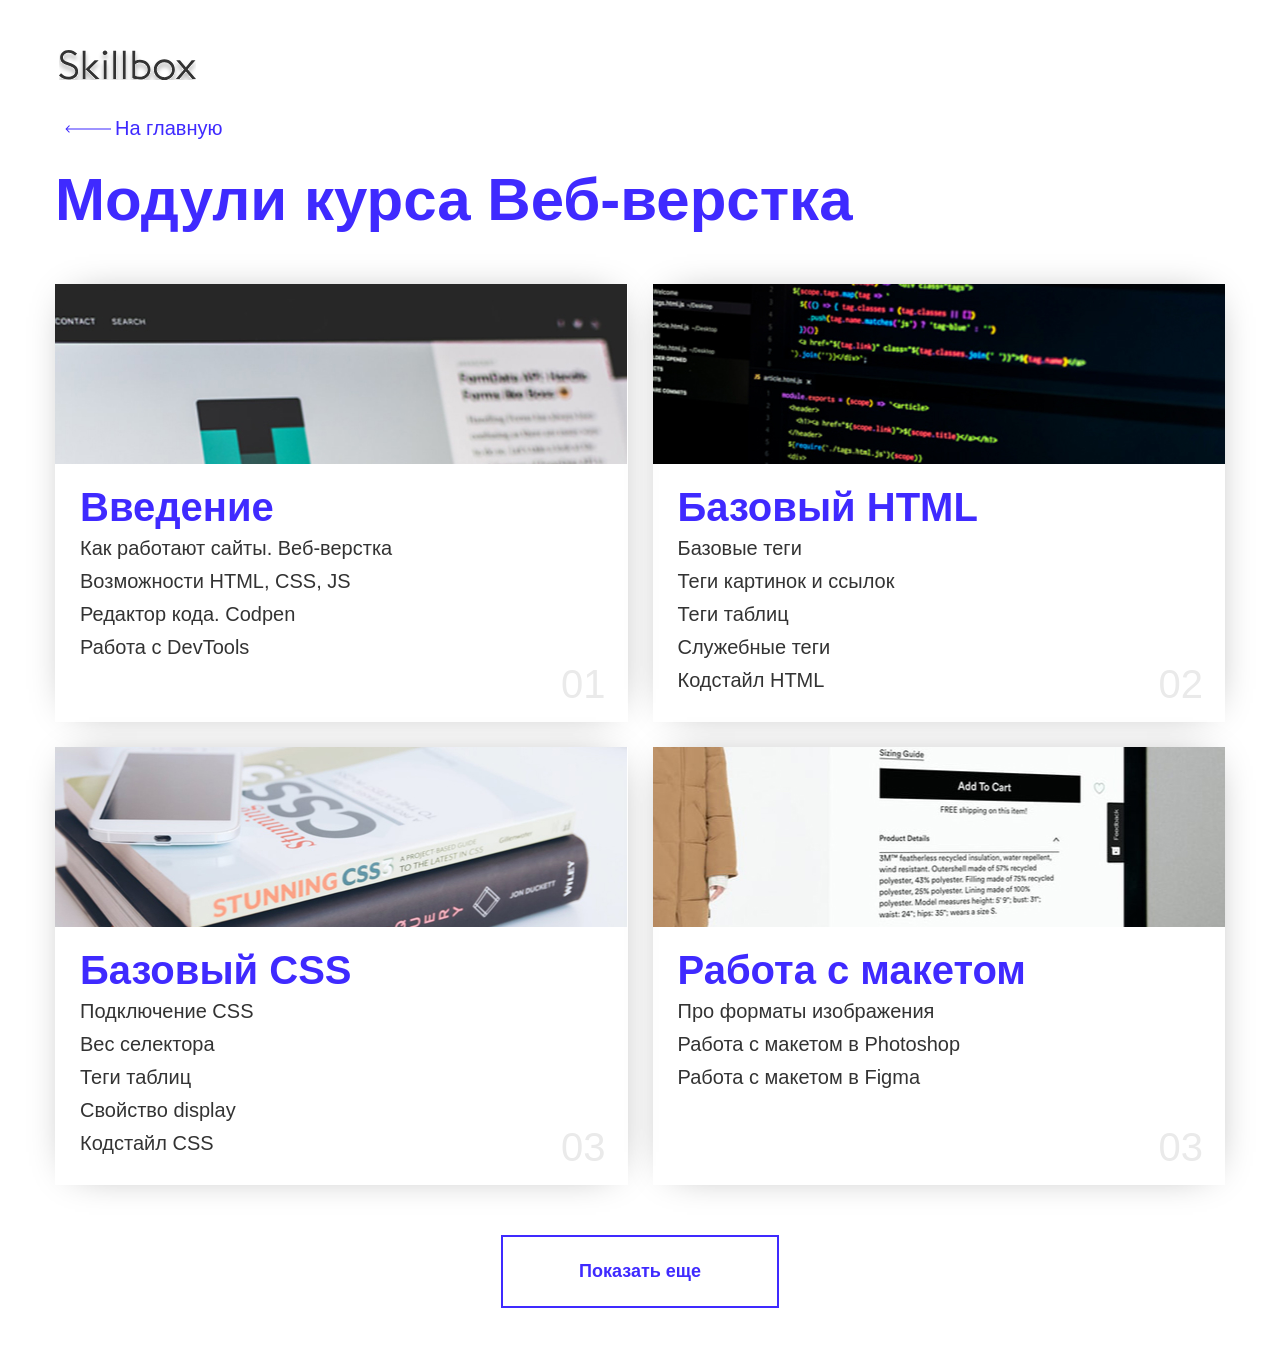
<file: 5/modules.html>
<!DOCTYPE html>
<html lang="ru">

<head>
  <meta charset="UTF-8">
  <meta http-equiv="X-UA-Compatible" content="IE=edge">
  <meta name="viewport" content="width=device-width, initial-scale=1.0">
  <title>modules</title>
  <link rel="stylesheet" href="css/normalize.css">
  <link rel="stylesheet" href="css/style.css">
  <link rel="preconnect" href="https://fonts.googleapis.com">
  <link rel="preconnect" href="https://fonts.gstatic.com" crossorigin>
  <link href="https://fonts.googleapis.com/css2?family=Roboto:wght@400;700&display=swap" rel="stylesheet">

</head>

<body>
  <div class="container-modules">

    <a class="logo-black" href="https://skillbox.ru/" target="_blank">
      <img src="img/skillbox-black.svg" alt="Описание">
    </a>

    <a class="link-homepage" href="index.html"> На главную</a>

    <h1 class="modules-title"> Модули курса Веб-верстка</h1>

    <ul class="article-list">

      <li class="card image-1">

        <h2 class="Second-title-modules">Введение</h2>
        <ul class="text-modules">
          <li>Как работают сайты. Веб-верстка</li>
          <li>Возможности HTML, CSS, JS</li>
          <li>Редактор кода. Codpen</li>
          <li>Работа с DevTools</li>
        </ul>
        <span class="bottom-title">01</span>

      </li>

      <li class="card image-2">

        <h2 class="Second-title-modules">Базовый HTML</h2>
        <ul class="text-modules">
          <li>Базовые теги</li>
          <li>Теги картинок и ссылок</li>
          <li>Теги таблиц</li>
          <li>Служебные теги</li>
          <li>Кодстайл HTML</li>
        </ul>
        <span class="bottom-title">02</span>

      </li>

      <li class="card image-3">

        <h2 class="Second-title-modules">Базовый CSS</h2>
        <ul class="text-modules">
          <li>Подключение CSS</li>
          <li>Вес селектора</li>
          <li>Теги таблиц</li>
          <li>Свойство display</li>
          <li>Кодстайл CSS</li>
        </ul>
        <span class="bottom-title">03</span>

      </li>

      <li class="card image-4">
        <h2 class="Second-title-modules">Работа с макетом</h2>
        <ul class="text-modules">
          <li>Про форматы изображения</li>
          <li>Работа с макетом в Photoshop</li>
          <li>Работа с макетом в Figma</li>

        </ul>
        <span class="bottom-title">03</span>

      </li>
    </ul>

    <div class="button-wrapper">
      <button type="button" class="action-button">
        Показать еще
      </button>

    </div>
  </div>

</body>

</html>
</file>
<file: 5/css/style.css>
html {
  box-sizing: border-box;
}

*,
*::before,
*::after {
  box-sizing: inherit;
}

a {
  color: inherit;
  text-decoration: none;
}

img {
  max-width: 100%;
}

body {
  font-family: Arial, Verdana, sans-serif;
}

.main-content {
  display: flex;
  flex-direction: column;
  align-items: center;
  justify-content: center;
  min-height: 100vh;
  color: #fff;
  background-color: #070217;
}

.logo {
  display: block;
  margin-bottom: 50px;
}

.no-link {
  margin-bottom: 50px;
}

.download-link {
  background-image: url(../img/download.png);
  background-position: left center;
  background-repeat: no-repeat;
  padding-left: 25px;
  background-size: 20px 20px;
  color: #3f2aff;
  font-weight: 700;
  font-size: 18;
}

.link {
  display: inline-block;
  padding: 24px 49px 24px 49px;
  margin-right: 25px;
  font-weight: 700;
  font-size: 18px;
  background-color: #3f2aff;
}

.link:last-child {
  margin-right: 0px;
}

.container {
  margin: 0 auto;
  padding: 80px 0;
  width: 1170px;
}

.main-title {
  margin-bottom: 40px;
  margin-top: 0px;
  font-weight: 400;
  font-size: 60px;
  line-height: 60px;
  color: #333;
}

.list {
  margin-top: 0;
  margin-bottom: 0px;
  padding-left: 15px;
}

.list-item::marker {
  color: blue;
}

.list-item {
  margin-bottom: 20px;
}

.list-link {
  margin-bottom: 20px;
  border-bottom: solid 1px;
  color: #3f2aff;
  font-size: 20px;
}

.list-item:last-child {
  margin-bottom: 0px;
}

.text {
  margin: 0px;
  margin-bottom: 40px;
  width: 872px;
  font-weight: 400;
  font-size: 20px;
  line-height: 32px;
  color: #333;
}

.blue-border {
  border-radius: 20px;
  padding: 50px 95px 50px 95px;
  width: 100%;
  font-weight: 700;
  font-size: 30px;
  color: white;
  background-color: #3f2aff;
}

.gray-box:last-child {
  margin-bottom: 0;
}

.gray-box-image1 {
  background-image: url(../img/decorate-1.png);
}

.gray-box-image2 {
  background-image: url(../img/decorate-2.png);
}

.gray-box .text:last-child {
  margin-bottom: 0px;
}

.gray-box {
  border-radius: 20px;
  padding: 30px;
  background-color: #f3f3f3;
  margin-bottom: 30px;
  background-position: right center;
  background-repeat: no-repeat;
}

.gray-box .text {
  width: 692px;
  margin-bottom: 10px;
}

.image {
  margin-bottom: 40px;
}

.figure {
  display: inline-block;
  width: 872px;
  margin: 0;
  margin-bottom: 40px;
  font-size: 0;
  text-align: center;
}

.figure figcaption {
  border: solid 1px #b6b6b6;
  padding: 19px 0px 19px 0px;
  font-weight: 400;
  font-size: 14px;
}

.text-final {
  margin-bottom: -30px;
}

.second-title {
  margin-top: 0px;
  margin-bottom: 10px;
  font-size: 40px;
  line-height: 46px;
  color: #333;
}

.title {
  margin-top: 0px;
  margin-bottom: 10px;
  font-size: 30px;
  color: #333;
  font-weight: 400;
}

.container-modules {
  width: 1170px;
  margin: 0 auto;
  display: flex;
  flex-direction: column;
  padding-top: 50px;
  padding-bottom: 50px;
}

.logo-black {
  display: inline-block;
  width: max-content;
  margin-bottom: 25px;
}

.link-homepage {
  display: block;
  color: #3F2AFF;
  font-weight: 400;
  font-size: 20px;
  line-height: 23px;
  margin-bottom: 25px;
  background-image: url(../img/Arrow.svg);
  background-repeat: no-repeat;
  background-position: 10px;
  text-indent: 60px;

}

.modules-title {
  font-weight: 700;
  font-size: 60px;
  line-height: 69px;
  margin-top: 0px;
  color: #3F2AFF;
  margin-bottom: 50px;
}


.article-list {
  display: grid;
  grid-template-columns: repeat(2, 1fr);
  gap: 25px;
  padding: 0;
  margin: 0;
  list-style: none;
  margin-bottom: 50px;
}

.card {
  display: flex;
  flex-direction: column;
  box-shadow: 1px 0px 40px -19px grey;
  position: relative;
  background-repeat: no-repeat;
  background-position: top;
  padding: 200px 25px 25px;
}

.button-wrapper {
  text-align: center;
}

.action-button {
  font-weight: 700;
  font-size: 18px;
  line-height: 21px;
  text-align: center;
  color: #3F2AFF;
  background-color: white;
  border: 2px solid #3f2aff;
  padding: 24px 76px 24px 76px;
}

.image-modules {
  width: 572px;
  height: 180px;
  margin-bottom: 25px;
}

.Second-title-modules {
  font-family: 'Arial';
  font-weight: 700;
  font-size: 40px;
  line-height: 46px;
  margin-top: 0;
  margin-bottom: 2px;
  color: #3F2AFF;
}

.text-modules {
  font-family: 'Arial';
  font-weight: 400;
  font-size: 20px;
  line-height: 165%;
  color: #333333;
  padding-left: 0;
  list-style: none;
}

.bottom-title {
  font-weight: 400;
  font-size: 40px;
  line-height: 46px;
  color: #EAEAEA;
  margin: 0;
  position: absolute;
  bottom: 15px;
  right: 22px;
}

.image-container {
  height: 180px;
}

.image-1 {
  background-image: url(../img/1.1.jpg);
}

.image-2 {
  background-image: url(../img/1.2.jpg);
}

.image-3 {
  background-image: url(../img/1.3.jpg);
}

.image-4 {
  background-image: url(../img/1.4.jpg);
}

.content {
  display: flex;
  flex-direction: column;
  justify-content: space-between;
  padding: 25px;
}
</file>
<file: Lionic/css/style.css>
html {
  box-sizing: border-box;
}

*,
*::before *::after {
  box-sizing: inherit;

}

@font-face{
  font-family: 'OpenSans';
  src: local("OpenSans-Regular"),
  url('../fonts/OpenSansRegular.woff2') format("woff2"),
  url('../fonts/OpenSansRegular.woff') format("woff");
  font-weight: 400;
  font-style: normal;
  font-display: swap;
}

@font-face{
  font-family: 'OpenSans';
  src: local("OpenSans-Light"),
  url('../fonts/OpenSansLight.woff2') format("woff2"),
  url('../fonts/OpenSansLight.woff') format("woff");
  font-weight: 300;
  font-style: normal;
  font-display: swap;
}

@font-face{
  font-family: 'OpenSans';
  src: local("OpenSans-SemiBold"),
  url('../fonts/OpenSansSemiBold.woff2') format("woff2"),
  url('../fonts/OpenSansSemiBold.woff') format("woff");
  font-weight: 600;
  font-style: normal;
  font-display: swap;
}

/* li {
  list-style: none;
} */

a {
  color: inherit;
  text-decoration: none;
}

img {
  max-width: 100%;
}

body {
  min-width: 1200px;
  font-family: 'OpenSans', sans-serif;
  font-weight: 400;
}

.list-reset {
  margin: 0;
  padding: 0;
  list-style: none;

}

.btn-reset {
  padding: 0;
  border: none;
  background-color: transparent;
  cursor: pointer;
}

.flex {
  display: flex;
}

.container {
  width: 1200px;
  padding: 0 15px;
  margin: 0 auto;
}

.section-title {
  margin: 0;
  margin-bottom: 40px;
  font-weight: 300;
  font-size: 36px;
  line-height: 130%;
  color: #1C1C1C;
  

}

.section-descr {
  margin: 0;
  margin-bottom: 50px;
  font-size: 16px;
  line-height: 22px;
}

.section-offset {
  padding-top: 87px;
  padding-bottom: 60px;
}

.header {
  padding: 36px 0;
  border-bottom: 1px solid #c4c4c4;
  background-color: #fff;
}

.header-container {
  align-items: center;
}

.header-logo {
  margin-right: auto;
}

.header-link{
  font-weight: 600;
  color: #1c1c1c;
  font-size: 15px;
}

.header-nav {
  margin-right: 52px;
}

.header-list-item:not(:last-child) {
  margin-right: 52px;
}

.btn {
  font-weight: 600;
  font-size: 15px;
  text-transform: uppercase;
  padding: 15px 35px;
  background-color: #3172b9;
  color: #fff;
  border-radius: 3pxbtn;

}

.hero {
  padding: 100px 0;
  padding-top: 100px;
  padding-bottom: 150px;
  background-image: url(../img/hero-bg.jpg);
  background-size: cover;
  background-repeat: no-repeat;
  background-position: center;
}

.hero-content {
  max-width: 50%;
  flex-direction: column;
  align-items: flex-start;

}

.hero-wrapper {
  display: flex;
  flex-direction: column;
  align-items: center;
}

.hero-title {
  margin: 0;
  margin-bottom: 25px;
  font-weight: 300;
  font-size: 40px;
  line-height: 130%;

}

.hero-descr {
  margin: 0;
  margin-bottom: 34px;
  font-size: 16px;
  line-height: 155%;
  color: #787878;
}

.hero-btn {
  margin-bottom: 14px;
  min-width: 250px;
  padding-top: 20px;
  padding-bottom: 20px;
  margin-bottom: 14px;

}

.services{
  border-bottom: 1px solid #787878; ;
}
.services-title {
  text-align: center;
  font-weight: 600;
  color: #1C1C1C;
}

.services-descr {
  text-align: center;
}

.services-item {
  flex-direction: column;
  align-items: center;
  border-radius: 5px;
  padding: 60px 30px;
  width: 270px;
  border: 1px solid #E4E4E4;
}

.services-item:not(:nth-child(4)) {
  margin-right: 30px;
}

.services-item-icon {
  margin-bottom: 25px;
}

.services-item-title {
  margin: 0;
  margin-bottom: 15px;
  font-weight: 600;
  font-size: 20px;
  line-height: 130%;
  color: #1C1C1C;
}

.services-item-desc {
  margin: 0;
  text-align: center;
  font-size: 14px;
  line-height: 150%;
  color: #787878;
}

.articles{
  border-bottom: 1px solid #DADADA;
}

.articles-list {
  flex-wrap: wrap;
}

.articles-item {
  width: 570px;
  margin-bottom: 30px;
}

.blog-preview {
  overflow: hidden;
  border: 1px solid #E4E4E4;
  border-radius: 5px;
}

.articles-item:not(:nth-child(2n)) {
  margin-right: 30px;
 
}

.blog-preview-image {
  object-fit: cover;
}

.blog-preview-text {
  padding: 30px;
}

.blog-preview-time {
  display: block;
  margin-bottom: 5px;

}

.hero-secure {
  font-size: 11px;
  line-height: 155%;
  color: #787878;
  text-transform: uppercase;
  background-image: url(../img/secure.svg);
  background-position: left center;
  background-size: 14px 17px;
  background-repeat: no-repeat;
  padding-left: 30px;

}

.blog-preview-title {
  margin: 0;
  margin-bottom: 15px;
  font-size: 20px;
  line-height: 130%;
  color:#1C1C1C
}

.blog-preview-desc {
  margin: 0;
  font-size: 14px;
  line-height: 150%;
  color: #787878;
  max-width: 210px;

}

.client {
  border-bottom: 1px solid #dadada;
  margin-bottom: 87px;
}

.clients-list {
  margin-bottom: 160px;
}

.clients-item {
  flex-direction: column;
  width: 370px;
  padding: 50px 36px;
  padding-bottom: 30;
  border: 1px solid #e4e4e4;
  border-radius: 5px;
}

.clients-item:not(:nth-child(3n)) {
  margin-right: 30px;
}

.clients-items-descr {
  margin: 0;
  margin-bottom: 30px;
  font-size: 14px;
  line-height: 180%;
  color: #787878;
}

.clients-user {
  margin-top: auto;
  align-items: center;
  border-top: 1px solid #DADADA;
  width: 100%;
  padding-top: 28px;
}

.clients-avatar {
  flex-shrink: 0;
  width: 67px;
  margin-right: 17px;
}

.clients-avatar img {
  width: 100%;
  height: 100%;
  border: 2px solid #3172b9;
  border-radius: 100%;
}

.clients-name {
  margin-bottom: 5px;
  font-size: 17px;
  line-height: 180%;
  color: #1C1C1C;
  font-weight: 600;
}

.clients-post {
  font-size: 14px;
  line-height: 180%;
  color: #787878;

}

.contacts {
  border-bottom: 1px solid #dadada;
}

.contacts-adress {
  font-style: normal;
}

.contacts-item-tel{
  background-image: url(../img/phone.svg);
}

.contacts-item-mail{
  background-image: url(..//img/mail.svg);
}

.contacts-item {
  flex-direction: column;
  width: 370px;
  background-position: left top;
  background-repeat: no-repeat;
  background-size: 29px 29px;
  padding-top: 48px;

}

.contacts-item-address{
  background-image: url(../img/location_on.svg);
}

.contacts-item:not(:nth-child(3n)) {
  margin-right: 30px;
}

.contacts-item-caption {
  margin-bottom: 30px;
  font-weight: 600;
  font-size: 17px;
  line-height: 180%;
  color: #1C1C1C;
}

.contacts-item-text {
  margin: 0;
  width: 215px;
  font-size: 14px;
  line-height: 180%;
  color: #787878;
}

.contacts-item-link{
  font-size: 14px;
  line-height: 180%;
  color: #787878;

}

.footer {
  padding: 42px;
}

.footer-copy {
  font-size: 12px;
  line-height: 16px;
  color: #787878;
}

.footer-link{
  font-weight: 600;
  font-size: 15px;
  line-height: 20px;
  color:#787878;

}

.footer-container {
  align-items: center;
  justify-content: space-between;
}

.footer-left,
.footer-right {
  align-items: center;

}

.footer-logo {
  margin-right: 25px;
}

.footer-item:not(:last-child) {
  margin-right: 28px;
}

.contacts-title {
  margin-bottom: 109px;
}

.contacts-adress{
  margin-bottom: 160px;
}

.social-link {
  display: block;
  width: 24px;
  height: 24px;
  background-position: center;
  background-repeat: no-repeat;
  background-size: contain;
}

.social-item:not(:last-child){
  margin-right: 32px;
}

.social-link-tw{
  background-image: url(../img/twitter_logo.svg);
}
.social-link-mail{
  background-image: url(../img/mail-linj.svg);
}
.social-link-linkedin{
  background-image: url(../img/linkedin_logo.svg);

}

.footer-nav {
  margin-right: 56px;
}
</file>
